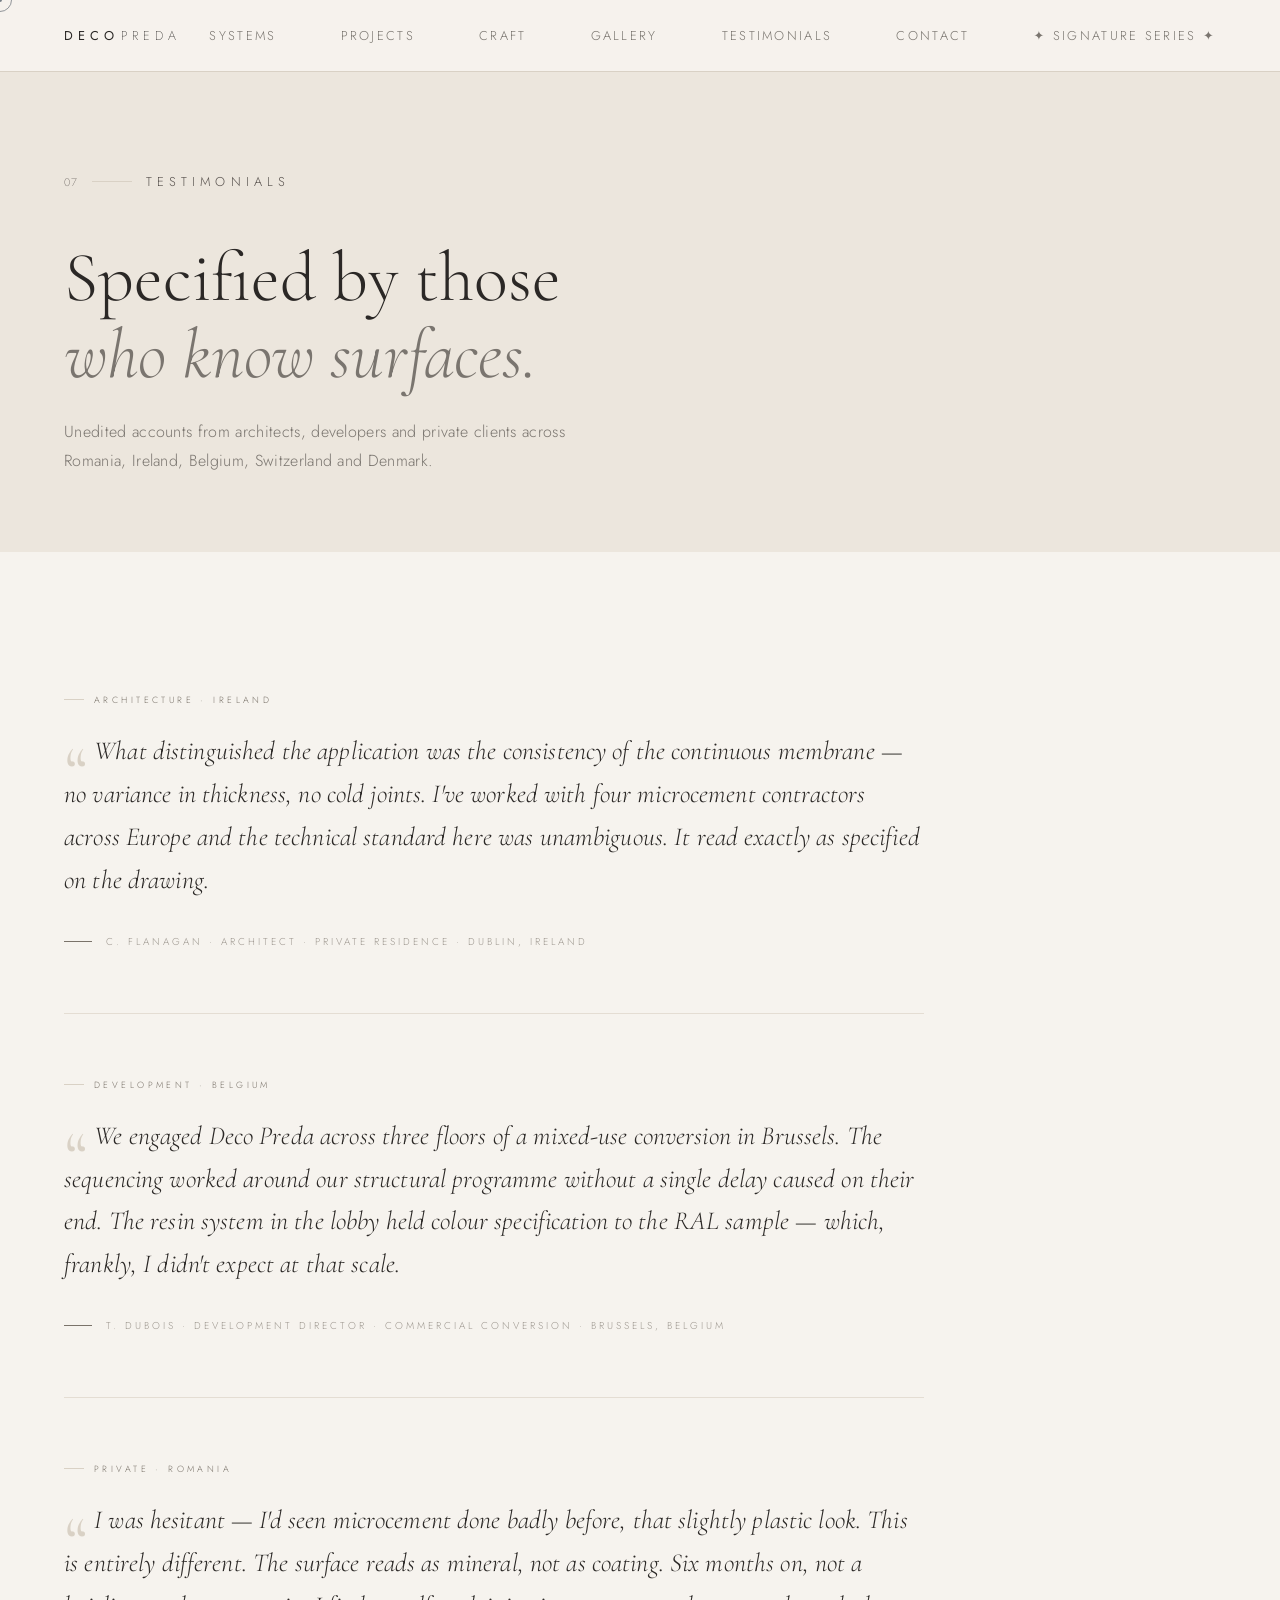
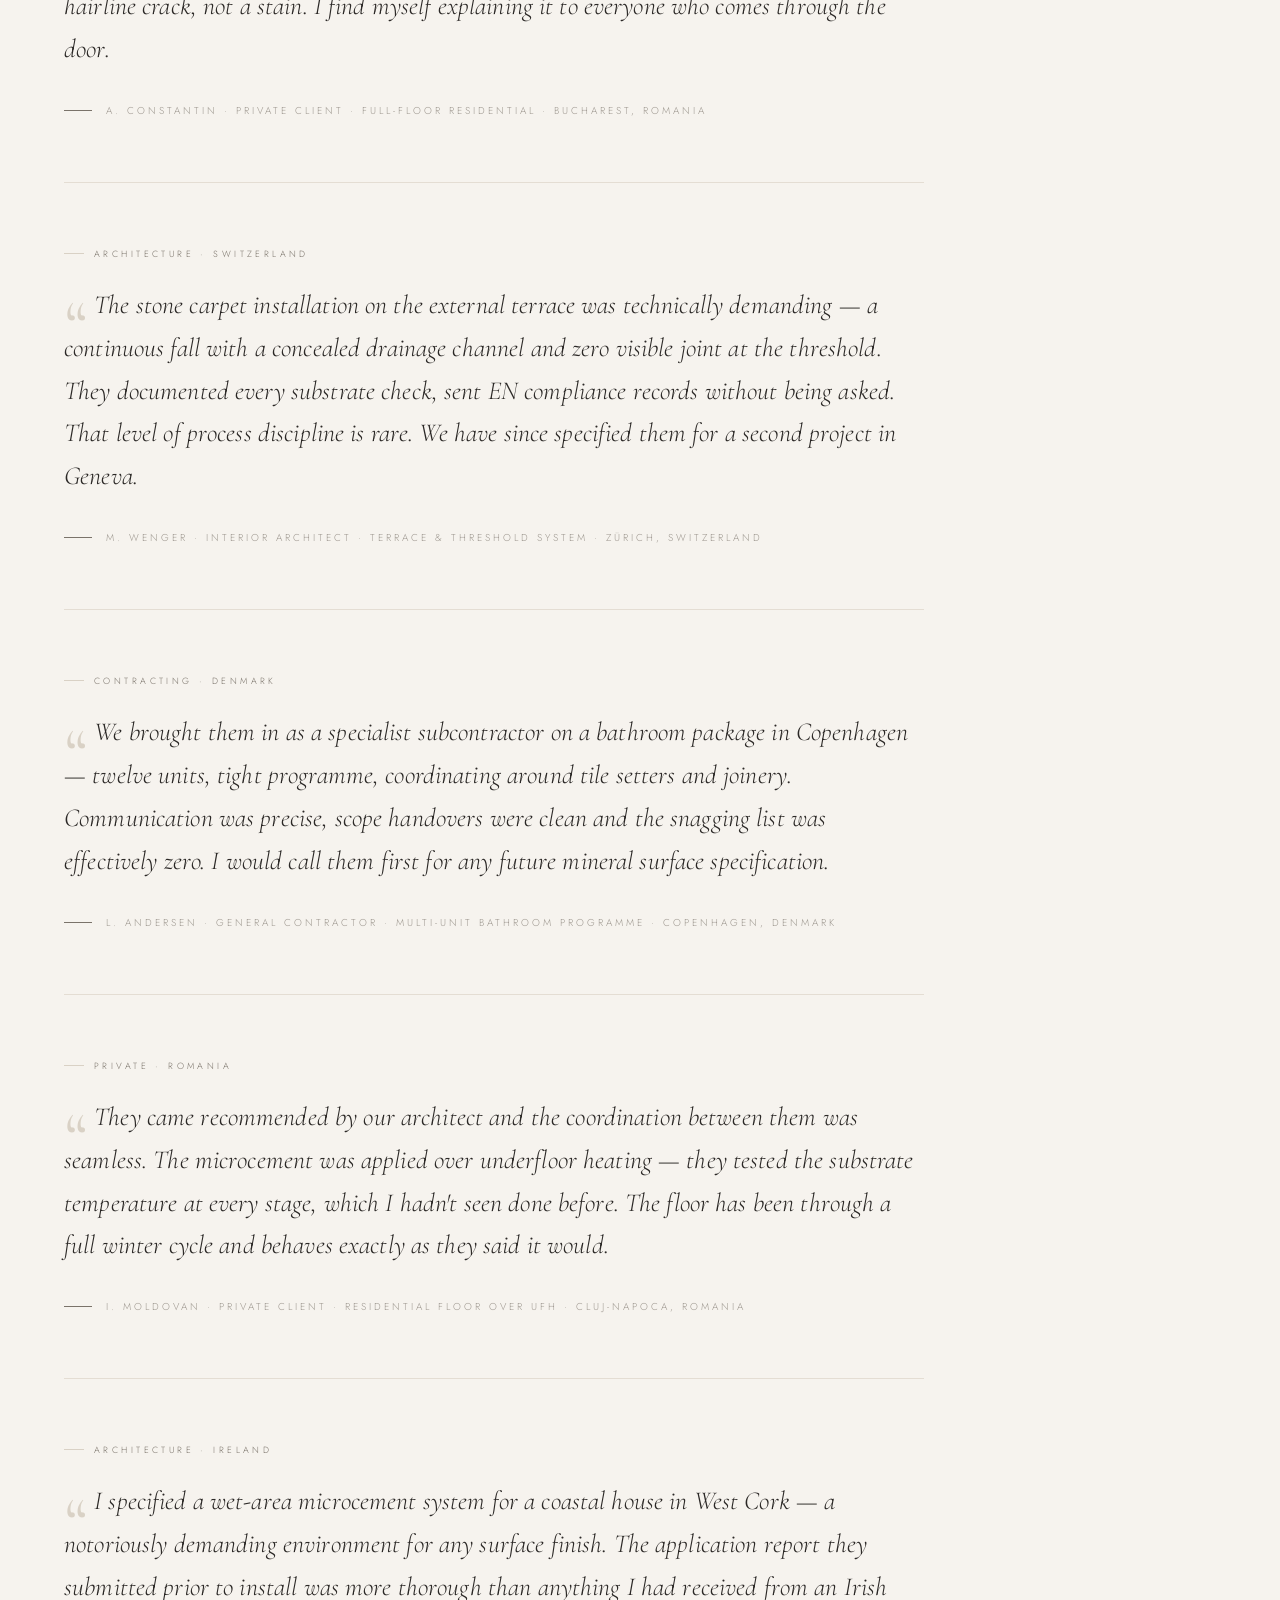
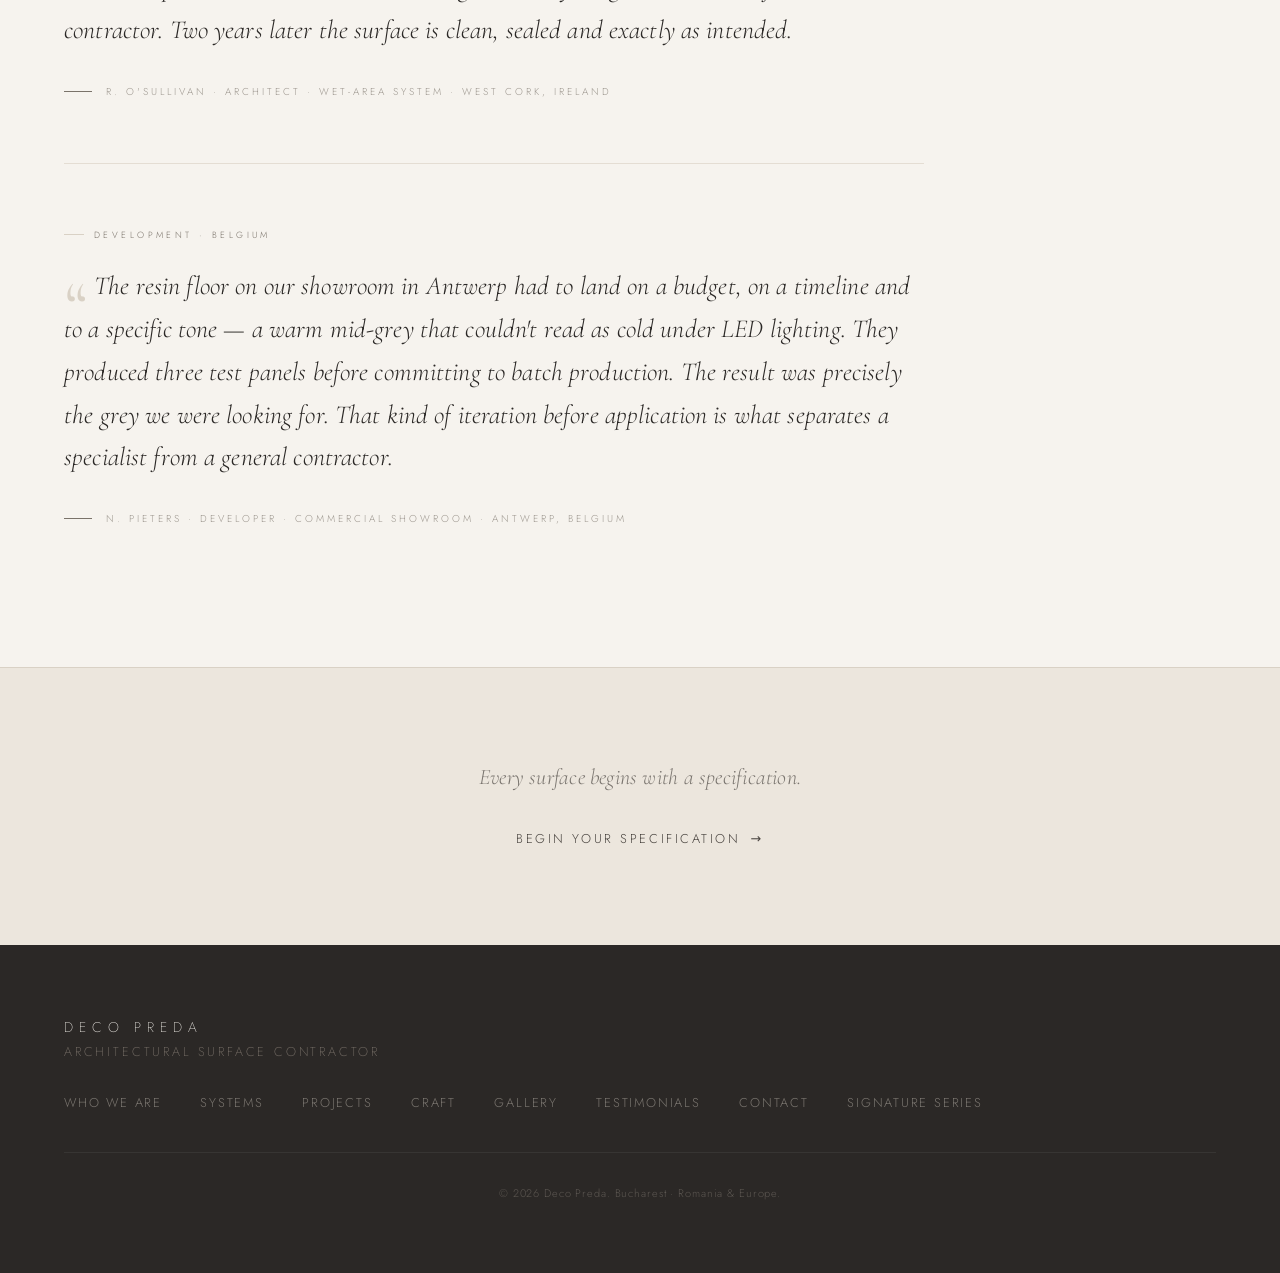
<file: testimonials.html>
<!DOCTYPE html>
<html lang="en">
<head>
  <meta charset="UTF-8" />
  <meta name="viewport" content="width=device-width, initial-scale=1.0" />
  <meta name="description" content="What architects, developers and private clients say about Deco Preda — precision surface contractor based in Romania, operating across Ireland, Belgium, Switzerland and Denmark." />
  <meta property="og:type"        content="website" />
  <meta property="og:title"       content="Testimonials — Deco Preda" />
  <meta property="og:description" content="Unedited accounts from architects, developers and private clients across Romania and Europe." />
  <meta property="og:image"       content="https://predaecaterina01.github.io/images/residential/bathroom/mc-ivory-bathroom-01.webp" />
  <meta property="og:url"         content="https://predaecaterina01.github.io/testimonials.html" />
  <meta name="twitter:card"        content="summary_large_image" />
  <meta name="twitter:title"       content="Testimonials — Deco Preda" />
  <meta name="twitter:description" content="Unedited accounts from architects, developers and private clients across Romania and Europe." />
  <meta name="twitter:image"       content="https://predaecaterina01.github.io/images/residential/bathroom/mc-ivory-bathroom-01.webp" />
  <title>Testimonials — Deco Preda</title>
  <link rel="preconnect" href="https://fonts.googleapis.com" />
  <link rel="preconnect" href="https://fonts.gstatic.com" crossorigin />
  <link href="https://fonts.googleapis.com/css2?family=Cormorant+Garamond:ital,wght@0,200;0,300;0,400;1,200;1,300;1,400&family=Jost:wght@200;300;400&display=swap" rel="stylesheet" />
  <link rel="stylesheet" href="style.css" />
  <style>
    body {
      background: var(--ivory-2);
      color: var(--ink);
      overflow: auto !important;
    }
    .nav {
      background: rgba(246, 243, 238, 0.96) !important;
      backdrop-filter: blur(20px);
      -webkit-backdrop-filter: blur(20px);
      border-bottom: 1px solid var(--sand) !important;
    }
    .nav__burger span { background: var(--ink) !important; }
    .loader { display: none !important; }

    /* ── Page hero ── */
    .testi-hero {
      background: var(--ivory-2);
      padding-top: calc(var(--nav-h) + clamp(60px, 8vw, 100px));
      padding-bottom: clamp(48px, 6vw, 80px);
      padding-inline: var(--gut);
      max-width: var(--max);
      margin-inline: auto;
    }
    .testi-hero .section-head { margin-bottom: clamp(32px, 4vw, 48px); }
    .testi-hero__h {
      font-family: var(--serif);
      font-weight: 200;
      font-size: var(--t-h2);
      line-height: 1.1;
      color: var(--ink);
      max-width: 700px;
    }
    .testi-hero__h em { font-style: italic; color: var(--stone); }
    .testi-hero__sub {
      font-family: var(--sans);
      font-weight: 300;
      font-size: var(--t-base);
      color: var(--stone);
      margin-top: clamp(16px, 2vw, 24px);
      max-width: 520px;
      line-height: 1.8;
      letter-spacing: 0.02em;
    }

    /* ── List ── */
    .testi-list { background: var(--ivory); padding-block: clamp(48px, 6vw, 80px); }
    .testi-list__inner {
      max-width: var(--max);
      margin-inline: auto;
      padding-inline: var(--gut);
    }

    /* ── Single item ── */
    .testi-item {
      padding-block: clamp(44px, 5vw, 64px);
      border-bottom: 1px solid var(--ivory-3);
      max-width: 860px;
      opacity: 0;
      transform: translateY(24px);
      transition: opacity 0.65s var(--ease), transform 0.65s var(--ease);
    }
    .testi-item.in { opacity: 1; transform: translateY(0); }
    .testi-item:last-child { border-bottom: none; }

    .testi-item__category {
      font-family: var(--sans);
      font-weight: 300;
      font-size: 9px;
      letter-spacing: 0.38em;
      text-transform: uppercase;
      color: var(--taupe-d);
      margin-bottom: clamp(16px, 2vw, 24px);
      display: flex;
      align-items: center;
      gap: 10px;
    }
    .testi-item__category::before {
      content: '';
      display: block;
      width: 20px;
      height: 1px;
      background: var(--sand);
      flex-shrink: 0;
    }

    .testi-item blockquote { margin: 0; padding: 0; }
    .testi-item blockquote p {
      font-family: var(--serif);
      font-weight: 200;
      font-style: italic;
      font-size: clamp(18px, 2.2vw, 26px);
      line-height: 1.65;
      color: var(--ink);
      margin: 0 0 clamp(20px, 2.5vw, 32px);
      letter-spacing: 0.005em;
    }
    .testi-item blockquote p::before {
      content: '\201C';
      font-family: var(--serif);
      font-size: 2.8em;
      line-height: 0;
      vertical-align: -0.5em;
      margin-right: 6px;
      color: var(--sand);
      font-style: normal;
    }
    .testi-item cite {
      display: flex;
      align-items: center;
      gap: 14px;
      font-family: var(--sans);
      font-weight: 300;
      font-size: 10px;
      letter-spacing: 0.3em;
      text-transform: uppercase;
      color: var(--stone-l);
      font-style: normal;
    }
    .testi-item cite::before {
      content: '';
      display: inline-block;
      width: 28px;
      height: 1px;
      background: var(--taupe-d);
      flex-shrink: 0;
    }

    /* ── CTA final ── */
    .testi-cta {
      background: var(--ivory-2);
      border-top: 1px solid var(--sand);
      padding-block: clamp(56px, 8vw, 96px);
      text-align: center;
      padding-inline: var(--gut);
    }
    .testi-cta__line {
      font-family: var(--serif);
      font-weight: 200;
      font-style: italic;
      font-size: clamp(16px, 1.8vw, 22px);
      color: var(--stone);
      margin-bottom: clamp(24px, 3vw, 36px);
      letter-spacing: 0.01em;
    }
    .testi-cta .link-arrow { margin-top: 0; }
  </style>
</head>
<body class="light-body">

  <div class="progress" id="progress" aria-hidden="true"></div>
  <div class="cursor" id="cursor" aria-hidden="true">
    <div class="cursor__ring"></div>
    <div class="cursor__dot"></div>
  </div>

  <!-- ══ NAV ══ -->
  <nav class="nav on-light" id="nav" aria-label="Primary">
    <a href="index.html#who-we-are" class="nav__wordmark" aria-label="Deco Preda home">
      DECO<span class="nav__wordmark-thin">PREDA</span>
    </a>
    <button class="nav__burger" id="navBurger" aria-label="Open menu" aria-expanded="false" aria-controls="navPanel">
      <span class="nav__burger-line"></span>
      <span class="nav__burger-line"></span>
      <span class="nav__burger-line"></span>
    </button>
    <div class="nav__panel" id="navPanel" aria-hidden="true">
      <div class="menu-scroll" id="menuScroll">
        <a href="index.html#systems"    class="nav__item" data-cursor="link">Systems</a>
        <a href="index.html#projects"   class="nav__item" data-cursor="link">Projects</a>
        <a href="index.html#craft"      class="nav__item" data-cursor="link">Craft</a>
        <a href="gallery.html"          class="nav__item" data-cursor="link">Gallery</a>
        <a href="testimonials.html"     class="nav__item" data-cursor="link" aria-current="page">Testimonials</a>
        <a href="index.html#contact"    class="nav__item nav__item--contact" data-cursor="link">Contact</a>
        <a href="signature-series.html" class="nav__item nav__item--sig" data-cursor="link" aria-label="Signature Series — exclusive commissions only">✦ Signature Series ✦</a>
      </div>
    </div>
  </nav>

  <div class="nav__backdrop" id="navBackdrop" aria-hidden="true"></div>

  <main>

    <div class="testi-hero wrap">
      <header class="section-head">
        <span class="section-idx">07</span>
        <span class="section-rule" aria-hidden="true"></span>
        <span class="section-label">Testimonials</span>
      </header>
      <h1 class="testi-hero__h">Specified by those<br><em>who know surfaces.</em></h1>
      <p class="testi-hero__sub">Unedited accounts from architects, developers and private clients across Romania, Ireland, Belgium, Switzerland and Denmark.</p>
    </div>

    <div class="testi-list">
      <div class="testi-list__inner">

        <article class="testi-item">
          <p class="testi-item__category">Architecture · Ireland</p>
          <blockquote>
            <p>What distinguished the application was the consistency of the continuous membrane — no variance in thickness, no cold joints. I've worked with four microcement contractors across Europe and the technical standard here was unambiguous. It read exactly as specified on the drawing.</p>
            <cite>C. Flanagan · Architect · Private residence · Dublin, Ireland</cite>
          </blockquote>
        </article>

        <article class="testi-item">
          <p class="testi-item__category">Development · Belgium</p>
          <blockquote>
            <p>We engaged Deco Preda across three floors of a mixed-use conversion in Brussels. The sequencing worked around our structural programme without a single delay caused on their end. The resin system in the lobby held colour specification to the RAL sample — which, frankly, I didn't expect at that scale.</p>
            <cite>T. Dubois · Development director · Commercial conversion · Brussels, Belgium</cite>
          </blockquote>
        </article>

        <article class="testi-item">
          <p class="testi-item__category">Private · Romania</p>
          <blockquote>
            <p>I was hesitant — I'd seen microcement done badly before, that slightly plastic look. This is entirely different. The surface reads as mineral, not as coating. Six months on, not a hairline crack, not a stain. I find myself explaining it to everyone who comes through the door.</p>
            <cite>A. Constantin · Private client · Full-floor residential · Bucharest, Romania</cite>
          </blockquote>
        </article>

        <article class="testi-item">
          <p class="testi-item__category">Architecture · Switzerland</p>
          <blockquote>
            <p>The stone carpet installation on the external terrace was technically demanding — a continuous fall with a concealed drainage channel and zero visible joint at the threshold. They documented every substrate check, sent EN compliance records without being asked. That level of process discipline is rare. We have since specified them for a second project in Geneva.</p>
            <cite>M. Wenger · Interior architect · Terrace &amp; threshold system · Zürich, Switzerland</cite>
          </blockquote>
        </article>

        <article class="testi-item">
          <p class="testi-item__category">Contracting · Denmark</p>
          <blockquote>
            <p>We brought them in as a specialist subcontractor on a bathroom package in Copenhagen — twelve units, tight programme, coordinating around tile setters and joinery. Communication was precise, scope handovers were clean and the snagging list was effectively zero. I would call them first for any future mineral surface specification.</p>
            <cite>L. Andersen · General contractor · Multi-unit bathroom programme · Copenhagen, Denmark</cite>
          </blockquote>
        </article>

        <article class="testi-item">
          <p class="testi-item__category">Private · Romania</p>
          <blockquote>
            <p>They came recommended by our architect and the coordination between them was seamless. The microcement was applied over underfloor heating — they tested the substrate temperature at every stage, which I hadn't seen done before. The floor has been through a full winter cycle and behaves exactly as they said it would.</p>
            <cite>I. Moldovan · Private client · Residential floor over UFH · Cluj-Napoca, Romania</cite>
          </blockquote>
        </article>

        <article class="testi-item">
          <p class="testi-item__category">Architecture · Ireland</p>
          <blockquote>
            <p>I specified a wet-area microcement system for a coastal house in West Cork — a notoriously demanding environment for any surface finish. The application report they submitted prior to install was more thorough than anything I had received from an Irish contractor. Two years later the surface is clean, sealed and exactly as intended.</p>
            <cite>R. O'Sullivan · Architect · Wet-area system · West Cork, Ireland</cite>
          </blockquote>
        </article>

        <article class="testi-item">
          <p class="testi-item__category">Development · Belgium</p>
          <blockquote>
            <p>The resin floor on our showroom in Antwerp had to land on a budget, on a timeline and to a specific tone — a warm mid-grey that couldn't read as cold under LED lighting. They produced three test panels before committing to batch production. The result was precisely the grey we were looking for. That kind of iteration before application is what separates a specialist from a general contractor.</p>
            <cite>N. Pieters · Developer · Commercial showroom · Antwerp, Belgium</cite>
          </blockquote>
        </article>

      </div>
    </div>

    <div class="testi-cta">
      <p class="testi-cta__line">Every surface begins with a specification.</p>
      <a href="index.html#contact" class="link-arrow" data-cursor="link">Begin your specification</a>
    </div>

  </main>

  <!-- ══ FOOTER ══ -->
  <footer class="foot" role="contentinfo">
    <div class="wrap">
      <div class="foot__inner">
        <div class="foot__brand">
          <p class="foot__wordmark">DECO PREDA</p>
          <p class="foot__descriptor">Architectural Surface Contractor</p>
        </div>
        <nav class="foot__nav" aria-label="Footer navigation">
          <a href="index.html#who-we-are">Who We Are</a>
          <a href="index.html#systems">Systems</a>
          <a href="index.html#projects">Projects</a>
          <a href="index.html#craft">Craft</a>
          <a href="gallery.html">Gallery</a>
          <a href="testimonials.html">Testimonials</a>
          <a href="index.html#contact">Contact</a>
          <a href="signature-series.html">Signature Series</a>
        </nav>
        <p class="foot__copy">&copy; <span id="yr"></span> Deco Preda. Bucharest · Romania &amp; Europe.</p>
      </div>
    </div>
  </footer>

  <script src="script.js"></script>
  <script>
  (function () {
    var items = document.querySelectorAll('.testi-item');
    if (!items.length) return;
    var obs = new IntersectionObserver(function (entries) {
      entries.forEach(function (e) {
        if (e.isIntersecting) { e.target.classList.add('in'); obs.unobserve(e.target); }
      });
    }, { threshold: 0.08, rootMargin: '0px 0px -32px 0px' });
    items.forEach(function (el) { obs.observe(el); });
  })();
  </script>
</body>
</html>
</file>
<file: style.css>
/* ════════════════════════════════════════════════════════════
   DECO PREDA — style.css
   Architectural Surface Atelier
   Dark cinematic → warm architectural transition
   ════════════════════════════════════════════════════════════ */


/* ──────────────────────────────────────────
   1. TOKENS
────────────────────────────────────────── */
:root {

  /* Warm light palette */
  --ivory:         #F6F3EE;
  --ivory-2:       #ECE6DD;
  --ivory-3:       #E4DDD3;
  --sand:          #D9D1C5;
  --taupe:         #8A8178;
  --taupe-d:       #7A736A;
  --stone:         #7A756F;
  --stone-l:       #9E9890;
  --ink:           #2B2826;

  /* Dark cinematic palette */
  --dark-bg:       #0F0E0C;
  --dark-mid:      #1A1915;
  --dark-surface:  #231F1A;
  --dark-rule:     rgba(183, 174, 163, 0.12);
  --dark-text:     rgba(236, 230, 221, 0.92);
  --dark-muted:    rgba(183, 174, 163, 0.55);

  /* Type */
  --serif:  'Cormorant Garamond', 'Georgia', serif;
  --sans:   'Jost', system-ui, sans-serif;

  /* Fluid type */
  --t-hero:   clamp(38px,  5.5vw,  80px);
  --t-h2:     clamp(38px,  5.5vw,  80px);
  --t-h3:     clamp(26px,  3vw,    44px);
  --t-lg:     clamp(17px,  1.7vw,  22px);
  --t-base:   clamp(14px,  1.3vw,  16px);
  --t-sm:     clamp(11px,  1vw,    13px);
  --t-xs:     clamp(11px,  1vw,  13px);

  /* Spacing */
  --s-xs:  8px;
  --s-sm: 16px;
  --s-md: 32px;
  --s-lg: 64px;
  --s-xl: clamp(80px, 10vw, 140px);
  --s-2xl: clamp(120px, 14vw, 200px);

  /* Layout */
  --max:    1440px;
  --gut:    clamp(24px, 5vw, 88px);
  --nav-h:  72px;

  /* Motion */
  --ease:       cubic-bezier(0.22, 1, 0.36, 1);
  --ease-slow:  cubic-bezier(0.16, 1, 0.3, 1);
  --dur-fast:   0.25s;
  --dur-mid:    0.5s;
  --dur-slow:   0.9s;
  --dur-xslow:  1.4s;
}


/* ──────────────────────────────────────────
   2. RESET
────────────────────────────────────────── */
*, *::before, *::after {
  box-sizing: border-box;
  margin: 0;
  padding: 0;
}

html {
  font-size: 16px;
  scroll-behavior: smooth;
  -webkit-text-size-adjust: 100%;
}

body {
  font-family: var(--sans);
  font-weight: 300;
  background: var(--dark-bg);
  color: var(--dark-text);
  overflow-x: hidden;
  -webkit-font-smoothing: antialiased;
  cursor: none;
}

body.light-body {
  background: var(--ivory);
  color: var(--ink);
}

a, button { cursor: none; }
a  { text-decoration: none; color: inherit; }
ul { list-style: none; }
address { font-style: normal; }
img, picture { display: block; max-width: 100%; }

button {
  font: inherit;
  background: none;
  border: none;
  cursor: none;
}


/* ──────────────────────────────────────────
   3. LAYOUT WRAP
────────────────────────────────────────── */
.wrap {
  max-width: var(--max);
  margin-inline: auto;
  padding-inline: var(--gut);
}


/* ──────────────────────────────────────────
   4. SCROLL PROGRESS
────────────────────────────────────────── */
.progress {
  position: fixed;
  top: 0; left: 0;
  height: 2px;
  width: 0%;
  background: var(--taupe-d);
  z-index: 9999;
  pointer-events: none;
  transition: width 0.06s linear;
}


/* ──────────────────────────────────────────
   5. CUSTOM CURSOR
────────────────────────────────────────── */
.cursor {
  position: fixed;
  top: 0; left: 0;
  pointer-events: none;
  z-index: 9000;
  mix-blend-mode: exclusion;
}

.cursor__ring {
  position: absolute;
  width: 24px; height: 24px;
  border: 1px solid rgba(183, 174, 163, 0.6);
  border-radius: 50%;
  transform: translate(-50%, -50%);
  transition: width var(--dur-mid) var(--ease),
              height var(--dur-mid) var(--ease),
              border-color var(--dur-mid) var(--ease),
              background var(--dur-mid) var(--ease);
}

.cursor__dot {
  position: absolute;
  width: 4px; height: 4px;
  background: var(--taupe);
  border-radius: 50%;
  transform: translate(-50%, -50%);
  transition: transform var(--dur-fast);
  z-index: 1;
}

.cursor.hovering .cursor__ring {
  width: 40px; height: 40px;
  border: none;
  background: rgba(183, 174, 163, 0.10);
}

.cursor.hovering .cursor__dot {
  transform: translate(-50%, -50%) scale(1);
}


/* ──────────────────────────────────────────
   6. LOADER
────────────────────────────────────────── */
.loader {
  position: fixed;
  inset: 0;
  background: var(--dark-bg);
  z-index: 9100;
  display: flex;
  align-items: center;
  justify-content: center;
  transition: opacity 1s var(--ease), visibility 1s;
}

.loader.out {
  opacity: 0;
  visibility: hidden;
  pointer-events: none;
}

.loader__body {
  text-align: center;
  display: flex;
  flex-direction: column;
  align-items: center;
  gap: var(--s-md);
}

.loader__mark {
  font-family: var(--serif);
  font-weight: 300;
  font-size: clamp(36px, 5vw, 56px);
  letter-spacing: 0.15em;
  color: var(--dark-text);
  opacity: 0;
  animation: fadeUp 0.7s var(--ease) 0.2s forwards;
}

.loader__line {
  width: 120px; height: 1px;
  background: rgba(255,255,255,0.08);
}

.loader__fill {
  height: 100%;
  width: 0%;
  background: var(--taupe);
  animation: fill 1.3s var(--ease-slow) 0.5s forwards;
}

.loader__sub {
  font-family: var(--sans);
  font-weight: 200;
  font-size: var(--t-xs);
  letter-spacing: 0.5em;
  text-transform: uppercase;
  color: rgba(236, 230, 221, 0.85);
  opacity: 0;
  animation: fadeUp 0.7s var(--ease) 0.6s forwards;
}

@keyframes fill     { to { width: 100%; } }
@keyframes fadeUp   { from { opacity:0; transform:translateY(14px); } to { opacity:1; transform:translateY(0); } }
@keyframes fadeDown { from { opacity:0; transform:translateY(-10px); } to { opacity:1; transform:translateY(0); } }


/* ──────────────────────────────────────────
   7. NAVIGATION
────────────────────────────────────────── */
.nav {
  position: fixed;
  top: 0; left: 0; right: 0;
  height: var(--nav-h);
  display: flex;
  align-items: center;
  justify-content: space-between;
  padding-inline: var(--gut);
  z-index: 1000;
  transition: background var(--dur-mid) var(--ease),
              border-color var(--dur-mid);
  border-bottom: 1px solid transparent;
}

.nav.on-dark {
  background: linear-gradient(
    to bottom,
    rgba(10, 9, 8, 0.55) 0%,
    rgba(10, 9, 8, 0.18) 70%,
    transparent 100%
  );
}

.nav.on-light {
  background: rgba(246, 243, 238, 0.96);
  backdrop-filter: blur(20px);
  -webkit-backdrop-filter: blur(20px);
  border-bottom-color: var(--sand);
}

.nav__wordmark {
  font-family: var(--sans);
  font-weight: 400;
  font-size: var(--t-xs);
  letter-spacing: 0.38em;
  color: var(--dark-text);
  transition: color var(--dur-mid);
}

.nav.on-light .nav__wordmark { color: var(--ink); }

.nav__wordmark-thin {
  font-weight: 200;
  margin-left: 3px;
}

.nav__panel {
  display: flex;
  align-items: center;
  gap: var(--s-lg);
}

.nav__item {
  font-family: var(--sans);
  font-weight: 300;
  font-size: var(--t-xs);
  letter-spacing: 0.18em;
  text-transform: uppercase;
  color: rgba(214, 204, 192, 0.85);
  position: relative;
  transition: color var(--dur-fast);
}

.nav__item::after {
  content: '';
  position: absolute;
  bottom: -2px; left: 0;
  width: 0; height: 1px;
  background: var(--taupe-d);
  transition: width var(--dur-mid) var(--ease);
}

.nav__item:hover { color: var(--dark-text); }
.nav__item:hover::after { width: 100%; }

.nav.on-light .nav__item        { color: var(--stone); }
.nav.on-light .nav__item:hover  { color: var(--ink); }

.nav__item--cta {
  border: 1px solid rgba(214, 204, 192, 0.5);
  padding: 8px 22px;
  color: rgba(236, 230, 221, 0.95);
  background: rgba(246, 243, 238, 0.08);
  transition: background var(--dur-mid) var(--ease),
              border-color var(--dur-mid),
              color var(--dur-mid);
}

.nav__item--cta::after { display:none; }

.nav__item--cta:hover {
  background: var(--ivory);
  border-color: var(--ivory);
  color: var(--ink);
}

.nav.on-light .nav__item--cta {
  border-color: var(--sand);
  color: var(--ink);
}

.nav.on-light .nav__item--cta:hover {
  background: var(--ink);
  border-color: var(--ink);
  color: var(--ivory);
}

.nav__burger {
  display: none;
  flex-direction: column;
  gap: 7px;
  padding: var(--s-xs);
  z-index: 10;
}

.nav__burger span {
  display: block;
  width: 24px; height: 1px;
  background: var(--dark-text);
  transition: transform var(--dur-mid) var(--ease),
              opacity var(--dur-fast),
              background var(--dur-mid);
}

.nav.on-light .nav__burger span { background: var(--ink); }

.nav__burger[aria-expanded="true"] span:first-child {
  transform: translateY(8px) rotate(45deg);
}
.nav__burger[aria-expanded="true"] span:last-child {
  transform: translateY(-8px) rotate(-45deg);
}


/* ──────────────────────────────────────────
   8. INTRO — Dark cinematic hero
────────────────────────────────────────── */
.intro {
  position: relative;
  min-height: 100svh;
  display: flex;
  align-items: center;
  overflow: hidden;
  background: var(--dark-bg);
}

@keyframes breathe {
  0%, 100% { transform: scale(1); }
  50%       { transform: scale(1.03); }
}

.intro__layer--base,
.intro__layer--mid { display: none; }

.intro__scene {
  background-image: url('images/hero.webp');
  background-size: cover;
  background-position: center;
  position: absolute;
  inset: 0;
  animation: breathe 12s ease-in-out infinite;
}

.intro__scene::after {
  content: '';
  position: absolute;
  inset: 0;
  background:
    linear-gradient(
      to right,
      rgba(10, 9, 8, 0.85) 0%,
      rgba(10, 9, 8, 0.60) 30%,
      rgba(10, 9, 8, 0.10) 60%,
      transparent 100%
    ),
    linear-gradient(
      to bottom,
      rgba(10, 9, 8, 0.45) 0%,
      transparent 25%,
      transparent 75%,
      rgba(10, 9, 8, 0.50) 100%
    );
  pointer-events: none;
}

.intro__rule-v--left { display: none; }

.intro__layer--grain {
  position: absolute;
  inset: 0;
  background-image:
    url("data:image/svg+xml,%3Csvg xmlns='http://www.w3.org/2000/svg' width='512' height='512'%3E%3Cfilter id='n'%3E%3CfeTurbulence type='fractalNoise' baseFrequency='0.68' numOctaves='4' stitchTiles='stitch'/%3E%3CfeColorMatrix type='saturate' values='0.3'/%3E%3C/filter%3E%3Crect width='100%25' height='100%25' filter='url(%23n)' opacity='0.055'/%3E%3C/svg%3E");
  opacity: 0.5;
  mix-blend-mode: screen;
}

.intro__light {
  position: absolute;
  top: -20%;
  right: 12%;
  width: 1px;
  height: 140%;
  background: linear-gradient(
    to bottom,
    transparent 0%,
    rgba(214, 196, 170, 0.04) 25%,
    rgba(214, 196, 170, 0.08) 50%,
    rgba(214, 196, 170, 0.04) 75%,
    transparent 100%
  );
  transform: rotate(-8deg);
  pointer-events: none;
}

.intro__light::after {
  content: '';
  position: absolute;
  top: 0; left: 48px;
  width: 1px;
  height: 100%;
  background: linear-gradient(
    to bottom,
    transparent 0%,
    rgba(214, 196, 170, 0.03) 50%,
    transparent 100%
  );
}

.intro__rule-v {
  position: absolute;
  top: 10%;
  width: 1px;
  height: 50%;
  background: linear-gradient(
    to bottom,
    transparent,
    rgba(183, 174, 163, 0.15),
    transparent
  );
  animation: ruleReveal 2s var(--ease) 2.2s both;
}

.intro__rule-v--left  { left: var(--gut); }
.intro__rule-v--right { right: calc(var(--gut) + 60px); }

@keyframes ruleReveal {
  from { opacity: 0; transform: scaleY(0); }
  to   { opacity: 1; transform: scaleY(1); }
}

.intro__content {
  position: relative;
  z-index: 2;
  padding-inline: var(--gut);
  padding-top: calc(var(--nav-h) + clamp(4px, 0.5vw, 8px));
  max-width: var(--max);
  margin-inline: auto;
  width: 100%;
  padding-bottom: clamp(80px, 10vw, 120px);
}

.intro__overline {
  font-family: var(--sans);
  font-weight: 200;
  font-size: var(--t-xs);
  letter-spacing: 0.45em;
  text-transform: uppercase;
  color: rgba(183, 174, 163, 0.75);
  display: flex;
  align-items: center;
  gap: var(--s-sm);
  margin-bottom: clamp(28px, 4vw, 48px);
}

.intro__title {
  font-family: var(--serif);
  font-weight: 200;
  font-size: var(--t-hero);
  line-height: 0.96;
  color: var(--dark-text);
  margin-bottom: clamp(28px, 4vw, 48px);
  letter-spacing: -0.01em;
}

.intro__title-row {
  display: block;
  overflow: hidden;
}

.intro__title-row--italic {
  font-style: italic;
  font-weight: 200;
  color: rgba(214, 196, 170, 0.65);
}

.intro__actions {
  display: flex;
  align-items: center;
  gap: var(--s-md);
  position: absolute;
  bottom: clamp(24px, 4vw, 48px);
  left: var(--gut);
}

.intro__scroll {
  position: absolute;
  bottom: var(--s-lg);
  left: var(--gut);
  z-index: 2;
}

.intro__scroll-line {
  width: 1px;
  height: 60px;
  background: linear-gradient(to bottom, rgba(183,174,163,0.5), transparent);
  animation: scrollBob 2.5s ease-in-out infinite;
}

@keyframes scrollBob {
  0%, 100% { transform: scaleY(1); opacity: 0.4; }
  50%       { transform: scaleY(1.2); opacity: 1; }
}

.intro__tagline {
  font-family: var(--sans);
  font-weight: 300;
  font-size: clamp(14px, 1.4vw, 18px);
  color: rgba(236, 230, 221, 0.72);
  letter-spacing: 0.04em;
  line-height: 1.7;
  max-width: 480px;
  margin-top: clamp(16px, 2vw, 24px);
}

.intro__desc {
  font-family: var(--serif);
  font-weight: 300;
  font-style: italic;
  font-size: clamp(16px, 1.6vw, 22px);
  color: rgba(214, 196, 170, 0.60);
  letter-spacing: 0.01em;
  line-height: 1.6;
  max-width: 460px;
  margin-top: clamp(12px, 1.5vw, 20px);
}

/* ──────────────────────────────────────────
   9. TRANSITION BAND
────────────────────────────────────────── */
.transition-band {
  height: 72px;
  background: linear-gradient(
    to bottom,
    var(--dark-bg)   0%,
    #1e1b17         25%,
    #3d3328         55%,
    #8a7e72         78%,
    #ECE6DD         100%
  );
  pointer-events: none;
}


/* ──────────────────────────────────────────
   10. SECTION COMMON
────────────────────────────────────────── */
.section-head {
  display: flex;
  align-items: center;
  gap: 14px;
  margin-bottom: clamp(48px, 7vw, 80px);
}

.section-idx {
  font-family: var(--sans);
  font-weight: 200;
  font-size: 11px;
  letter-spacing: 0.08em;
  color: var(--stone);
}

.section-rule {
  display: block;
  width: 40px; height: 1px;
  background: var(--sand);
}

.section-label {
  font-family: var(--sans);
  font-weight: 300;
  font-size: var(--t-xs);
  letter-spacing: 0.4em;
  text-transform: uppercase;
  color: var(--stone);
}

.divider {
  height: 1px;
  background: var(--sand);
  margin-block: var(--s-xl);
}


/* ──────────────────────────────────────────
   11. BUTTONS
────────────────────────────────────────── */
.btn-ghost {
  display: inline-flex;
  align-items: center;
  gap: 14px;
  border: 1px solid rgba(183, 174, 163, 0.55);
  padding: 15px 30px;
  font-family: var(--sans);
  font-weight: 300;
  font-size: var(--t-xs);
  letter-spacing: 0.22em;
  text-transform: uppercase;
  color: var(--dark-muted);
  position: relative;
  overflow: hidden;
  transition: color var(--dur-mid) var(--ease),
              border-color var(--dur-mid),
              transform var(--dur-mid) var(--ease);
}

.btn-ghost::before {
  content: '';
  position: absolute;
  inset: 0;
  background: rgba(183, 174, 163, 0.08);
  transform: scaleX(0);
  transform-origin: left;
  transition: transform var(--dur-mid) var(--ease);
}

.btn-ghost:hover {
  color: var(--dark-text);
  border-color: rgba(183, 174, 163, 0.5);
  transform: translateY(-2px);
}

.btn-ghost:hover::before { transform: scaleX(1); }

.btn-ghost__label,
.btn-ghost__icon { position: relative; z-index: 1; }

.btn-ghost__icon { transition: transform var(--dur-mid) var(--ease); }
.btn-ghost:hover .btn-ghost__icon { transform: translateY(4px); }

.btn-line {
  display: inline-flex;
  flex-direction: column;
  gap: 6px;
  font-family: var(--sans);
  font-weight: 300;
  font-size: var(--t-xs);
  letter-spacing: 0.22em;
  text-transform: uppercase;
  color: var(--ink);
  transition: color var(--dur-fast);
}

.btn-line__label { pointer-events: none; }

.btn-line__line {
  display: block;
  height: 1px;
  background: var(--taupe-d);
  width: 40%;
  transition: width var(--dur-mid) var(--ease);
}

.btn-line:hover { color: var(--stone); }
.btn-line:hover .btn-line__line { width: 100%; }

.btn-submit {
  display: flex;
  align-items: center;
  gap: 14px;
  width: 100%;
  padding: 20px 32px;
  background: var(--ink);
  color: var(--ivory);
  font-family: var(--sans);
  font-weight: 300;
  font-size: var(--t-xs);
  letter-spacing: 0.22em;
  text-transform: uppercase;
  position: relative;
  overflow: hidden;
  transition: box-shadow var(--dur-mid) var(--ease),
              transform var(--dur-mid) var(--ease);
  justify-content: space-between;
}

.btn-submit::before {
  content: '';
  position: absolute;
  inset: 0;
  background: var(--taupe-d);
  transform: scaleX(0);
  transform-origin: left;
  transition: transform var(--dur-mid) var(--ease);
}

.btn-submit__label,
.btn-submit__arrow { position: relative; z-index: 1; }

.btn-submit__arrow { transition: transform var(--dur-mid) var(--ease); }

.btn-submit:hover::before { transform: scaleX(1); }
.btn-submit:hover { transform: translateY(-2px); box-shadow: 0 16px 48px rgba(43,40,38,0.18); }
.btn-submit:hover .btn-submit__arrow { transform: translateX(6px); }

.link-arrow {
  display: inline-flex;
  align-items: center;
  gap: 10px;
  font-family: var(--sans);
  font-weight: 300;
  font-size: var(--t-xs);
  letter-spacing: 0.18em;
  text-transform: uppercase;
  color: var(--stone);
  transition: color var(--dur-fast), gap var(--dur-mid) var(--ease);
  margin-top: var(--s-md);
}

.link-arrow::after { content: '→'; }
.link-arrow:hover { color: var(--ink); gap: 16px; }


/* ──────────────────────────────────────────
   12. REVEAL ANIMATIONS
────────────────────────────────────────── */
.reveal {
  opacity: 0;
  transform: translateY(28px);
  transition:
    opacity var(--dur-slow) var(--ease),
    transform var(--dur-slow) var(--ease);
}

.reveal.in {
  opacity: 1;
  transform: translateY(0);
}

.reveal-hero {
  opacity: 0;
  transform: translateY(20px);
  transition:
    opacity var(--dur-xslow) var(--ease-slow),
    transform var(--dur-xslow) var(--ease-slow);
}

.reveal-hero.in {
  opacity: 1;
  transform: translateY(0);
}


/* ──────────────────────────────────────────
   13. STATS
────────────────────────────────────────── */
.stats {
  display: grid;
  grid-template-columns: repeat(4, 1fr) repeat(3, auto);
  align-items: center;
  padding-top: var(--s-md);
}

.stat {
  text-align: center;
  padding-block: var(--s-sm);
  padding-inline: var(--s-md);
}

.stat__n {
  display: block;
  font-family: var(--serif);
  font-weight: 300;
  font-size: clamp(40px, 4.5vw, 64px);
  line-height: 1;
  color: var(--ink);
}

.stat__denom {
  font-family: var(--serif);
  font-size: 0.5em;
  color: var(--taupe-d);
  vertical-align: super;
  margin-left: 2px;
}

.stat__l {
  font-family: var(--sans);
  font-weight: 300;
  font-size: var(--t-xs);
  letter-spacing: 0.14em;
  text-transform: uppercase;
  color: var(--stone-l);
  margin-top: 10px;
}

.stat__sep {
  width: 1px;
  height: 52px;
  background: var(--sand);
  align-self: center;
}


/* ──────────────────────────────────────────
   14. WHO WE ARE — Accordion
────────────────────────────────────────── */
.who {
  background: var(--ivory-2);
  padding-block: var(--s-2xl);
}

.who__accordion {
  display: grid;
  grid-template-columns: 1fr 1fr;
  gap: clamp(48px, 6vw, 100px);
  margin-bottom: var(--s-xl);
  align-items: start;
}

.who__accord-header {
  display: flex;
  flex-direction: column;
  justify-content: flex-start;
  padding-bottom: 0;
  border-bottom: none;
  position: sticky;
  top: calc(var(--nav-h) + 32px);
}
.who__accord-right {
  display: flex;
  flex-direction: column;
}

@media (max-width: 1024px) {
  .who__accordion {
    grid-template-columns: 1fr;
  }
  .who__accord-header {
    position: static;
  }
}

.who__h {
  font-family: var(--serif);
  font-weight: 300;
  font-size: var(--t-h2);
  line-height: 1.08;
  color: var(--ink);
}

.who__h em { font-style: italic; color: var(--stone); }

.who__trigger { display: none; }
.who__trigger-line { display: none; }
.who__trigger-arrow { display: none; }

.who__teaser {
  padding-top: var(--s-md);
  max-width: 780px;
}

.who__teaser--hidden {
  display: none;
}

.who__teaser-text {
  font-family: var(--serif);
  font-weight: 300;
  font-size: clamp(17px, 1.8vw, 22px);
  color: var(--stone);
  line-height: 1.7;
}

.who__teaser-ellipsis {
  color: var(--taupe);
  letter-spacing: 0.2em;
}

.who__trigger-inline {
  display: inline-flex;
  align-items: center;
  justify-content: center;
  background: transparent;
  border: none;
  font-family: var(--sans);
  font-size: 16px;
  font-weight: 400;
  color: var(--ink);
  cursor: none;
  padding: 0 0 0 8px;
  opacity: 0.45;
  transition: opacity var(--dur-fast),
              transform var(--dur-mid) var(--ease),
              color var(--dur-fast);
  vertical-align: middle;
  line-height: 1;
  position: relative;
  top: -1px;
}

.who__trigger-inline:hover {
  opacity: 1;
  transform: translateY(3px);
}

.who__aside {
  max-height: 0;
  overflow: hidden;
  transition: max-height 0.9s cubic-bezier(0.16, 1, 0.3, 1);
}

.who__aside.open {
  max-height: 3000px;
}

.who__aside-grid {
  display: grid;
  grid-template-columns: 1fr 1fr;
  gap: clamp(48px, 6vw, 100px);
  padding-top: var(--s-xl);
}

.who__col { display: flex; flex-direction: column; }

.who__p {
  font-size: var(--t-base);
  color: #4A4540;
  line-height: 1.9;
  margin-bottom: var(--s-md);
}

.who__values {
  display: grid;
  grid-template-columns: 1fr 1fr;
  gap: var(--s-md);
  border-top: 1px solid var(--sand);
  padding-top: var(--s-lg);
}

.who__val { display: flex; flex-direction: column; gap: 8px; }

.who__val-title {
  font-family: var(--serif);
  font-weight: 400;
  font-size: clamp(16px, 1.5vw, 20px);
  color: var(--ink);
}

.who__val-desc {
  font-family: var(--sans);
  font-weight: 300;
  font-size: var(--t-sm);
  color: #4A4540;
  line-height: 1.75;
}

.who__locations {
  display: flex;
  gap: clamp(32px, 5vw, 64px);
  margin-top: var(--s-lg);
  padding-top: var(--s-md);
  border-top: 1px solid var(--sand);
}

.who__loc { display: flex; flex-direction: column; gap: 6px; }

.who__loc-label {
  font-family: var(--sans);
  font-weight: 300;
  font-size: 10px;
  letter-spacing: 0.38em;
  text-transform: uppercase;
  color: var(--taupe-d);
}

.who__loc-desc {
  font-family: var(--sans);
  font-weight: 300;
  font-size: var(--t-sm);
  color: #4A4540;
}

.who__trigger-close {
  display: inline-flex;
  align-items: center;
  justify-content: center;
  background: transparent;
  border: none;
  cursor: none;
  padding: 0 0 0 10px;
  opacity: 0.45;
  transition: opacity var(--dur-fast),
              transform var(--dur-mid) var(--ease);
  vertical-align: middle;
  position: relative;
  top: -1px;
}

.who__trigger-close::before {
  content: '↑';
  font-family: var(--sans);
  font-size: 16px;
  font-weight: 400;
  color: var(--ink);
  line-height: 1;
}

.who__trigger-close:hover {
  opacity: 1;
  transform: translateY(-3px);
}

@media (max-width: 900px) {
  .who__aside-grid { grid-template-columns: 1fr; gap: var(--s-lg); }
  .who__accord-header { align-items: flex-start; }
  .who__values { grid-template-columns: 1fr 1fr; }
}

@media (max-width: 600px) {
  .who__values { grid-template-columns: 1fr; }
  .who__locations { flex-direction: column; gap: var(--s-md); }
}


/* ──────────────────────────────────────────
   15. SYSTEMS
────────────────────────────────────────── */
.systems {
  background: var(--ivory);
  padding-block: var(--s-2xl);
}

.systems__h {
  font-family: var(--serif);
  font-weight: 300;
  font-size: var(--t-h2);
  line-height: 1.1;
  color: var(--ink);
  margin-bottom: var(--s-xl);
  max-width: 700px;
}

.systems__h em { font-style: italic; color: var(--stone); }

.systems__panels {
  max-width: var(--max);
  margin-inline: auto;
  padding-inline: var(--gut);
  display: grid;
  grid-template-columns: repeat(4, 1fr);
  gap: 3px;
}

.systems__panels.filtered-2 {
  grid-template-columns: repeat(2, 1fr);
  max-width: 800px;
  margin-inline: auto;
}

.systems__panels.filtered-3 {
  grid-template-columns: repeat(3, 1fr);
}

@media (max-width: 1200px) {
  .systems__panels { grid-template-columns: repeat(2, 1fr); }
}

@media (max-width: 900px) {
  .systems__panels { grid-template-columns: 1fr; }
}


/* ──────────────────────────────────────────
   16. PANEL
────────────────────────────────────────── */
.panel {
  background: var(--ivory-2);
  overflow: hidden;
  position: relative;
  transition: transform var(--dur-slow) var(--ease),
              box-shadow var(--dur-slow) var(--ease);
}

.panel:hover {
  transform: translateY(-3px);
  box-shadow: 0 8px 24px rgba(43,40,38,0.05);
  z-index: 2;
}

.panel__surface {
  position: relative;
  height: clamp(200px, 22vw, 320px);
  overflow: hidden;
  cursor: default;
}

.pcs__track { position: absolute; inset: 0; }

.pcs__slide {
  position: absolute;
  inset: 0;
  opacity: 0;
  transition: opacity 0.7s cubic-bezier(0.22, 1, 0.36, 1);
  will-change: opacity;
}

.pcs__slide--active { opacity: 1; }

.pcs__grain {
  position: absolute;
  inset: 0;
  background-image:
    url("data:image/svg+xml,%3Csvg xmlns='http://www.w3.org/2000/svg' width='400' height='400'%3E%3Cfilter id='g'%3E%3CfeTurbulence type='fractalNoise' baseFrequency='0.82' numOctaves='4' stitchTiles='stitch'/%3E%3CfeColorMatrix type='saturate' values='0.2'/%3E%3C/filter%3E%3Crect width='100%25' height='100%25' filter='url(%23g)' opacity='0.11'/%3E%3C/svg%3E");
  mix-blend-mode: multiply;
  opacity: 0.8;
  pointer-events: none;
}

.pcs__aggregate {
  position: absolute;
  inset: 0;
  background-image:
    radial-gradient(circle 1.5px at 12% 18%, rgba(43,40,38,0.28) 0%, transparent 100%),
    radial-gradient(circle 2px   at 27% 44%, rgba(43,40,38,0.20) 0%, transparent 100%),
    radial-gradient(circle 1px   at 43% 11%, rgba(43,40,38,0.18) 0%, transparent 100%),
    radial-gradient(circle 2.5px at 58% 72%, rgba(43,40,38,0.22) 0%, transparent 100%),
    radial-gradient(circle 1px   at 71% 33%, rgba(43,40,38,0.16) 0%, transparent 100%),
    radial-gradient(circle 2px   at 84% 58%, rgba(43,40,38,0.24) 0%, transparent 100%),
    radial-gradient(circle 1.5px at 19% 82%, rgba(43,40,38,0.20) 0%, transparent 100%),
    radial-gradient(circle 1px   at 35% 67%, rgba(43,40,38,0.18) 0%, transparent 100%),
    radial-gradient(circle 2px   at 51% 49%, rgba(43,40,38,0.14) 0%, transparent 100%),
    radial-gradient(circle 1.5px at 66% 88%, rgba(43,40,38,0.22) 0%, transparent 100%),
    radial-gradient(circle 1px   at 79% 14%, rgba(43,40,38,0.16) 0%, transparent 100%),
    radial-gradient(circle 2px   at 92% 41%, rgba(43,40,38,0.20) 0%, transparent 100%);
  pointer-events: none;
}

.pcs__tag { display: none; }

.pcs__foot {
  position: absolute;
  bottom: 0; left: 0; right: 0;
  z-index: 3;
  display: flex;
  flex-direction: column;
  align-items: center;
  gap: 8px;
  padding: 32px 0 12px;
  background: linear-gradient(to top, rgba(236,230,221,0.82) 0%, transparent 100%);
  pointer-events: none;
}

.pcs__explore {
  display: inline-block;
  position: relative;
  font-family: var(--sans);
  font-weight: 300;
  font-size: 9px;
  letter-spacing: 0.32em;
  text-transform: uppercase;
  color: var(--ink);
  text-decoration: none;
  padding-bottom: 2px;
  pointer-events: all;
  cursor: none;
}

.pcs__explore::after {
  content: '';
  position: absolute;
  bottom: 0; left: 0;
  width: 0; height: 1px;
  background: var(--ink);
  transition: width 0.4s cubic-bezier(0.22, 1, 0.36, 1);
}

.pcs__explore:hover::after { width: 100%; }

.pcs__nav-row {
  width: 100%;
  display: flex;
  align-items: center;
  justify-content: space-between;
  padding: 0 12px;
  box-sizing: border-box;
  pointer-events: all;
}

.pcs__arrow {
  width: 20px; height: 20px;
  display: flex;
  align-items: center;
  justify-content: center;
  background: transparent;
  border: none;
  color: var(--ink);
  opacity: 0.25;
  transition: opacity var(--dur-fast);
  cursor: none;
  padding: 0;
  flex-shrink: 0;
  pointer-events: all;
}

.pcs__arrow:hover { opacity: 1; }

.pcs__dots {
  display: flex;
  gap: 5px;
  align-items: center;
}

.pcs__dot {
  width: 4px; height: 4px;
  border-radius: 50%;
  background: rgba(43,40,38,0.22);
  transition: background var(--dur-mid), transform var(--dur-mid) var(--ease);
  cursor: none;
  border: none;
  padding: 0;
  pointer-events: all;
}

.pcs__dot--active {
  background: var(--ink);
  transform: scale(1.3);
}

.panel__explore { display: none; }
.panel__nav     { display: none; }
.panel__nav-dots { display: none; }
.panel__nav-arrow { display: none; }

.panel__idx {
  position: absolute;
  bottom: var(--s-md);
  right: var(--s-md);
  font-family: var(--serif);
  font-style: italic;
  font-size: clamp(40px, 4vw, 60px);
  color: rgba(43, 40, 38, 0.12);
  line-height: 1;
  pointer-events: none;
}

.panel__body {
  padding: clamp(28px, 3vw, 44px) clamp(24px, 2.5vw, 36px) clamp(32px, 3.5vw, 52px);
  display: flex;
  flex-direction: column;
  gap: 0;
}

.panel__name {
  font-family: var(--serif);
  font-weight: 400;
  font-size: clamp(22px, 2.5vw, 32px);
  color: var(--ink);
  margin-bottom: clamp(16px, 1.8vw, 24px);
  line-height: 1.1;
}

.panel__desc {
  font-size: var(--t-base);
  color: #4A4540;
  line-height: 2.0;
  margin-bottom: 1.5rem;
}

.panel__props {
  display: flex;
  flex-direction: column;
  gap: 8px;
  margin-bottom: 1.5rem;
}

.panel__props li {
  font-family: var(--sans);
  font-weight: 300;
  font-size: var(--t-sm);
  color: #4A4540;
  padding-left: 14px;
  position: relative;
  line-height: 1.6;
}

.panel__props li::before {
  content: '—';
  position: absolute;
  left: 0;
  color: var(--sand);
  font-weight: 200;
}

.panel__domain {
  margin-top: var(--s-sm);
  margin-bottom: var(--s-sm);
  padding-top: var(--s-sm);
  border-top: 1px solid var(--sand);
}

.panel__domain-tag {
  font-family: var(--sans);
  font-weight: 300;
  font-size: 9px;
  letter-spacing: 0.22em;
  text-transform: uppercase;
  color: var(--stone-l);
}

.panel__domain-tag + .panel__domain-tag::before {
  content: ' · ';
  color: var(--sand);
}

.panel__domain-tag--infra { color: var(--taupe-d); }

.panel__estimate-btn {
  display: flex;
  align-items: center;
  justify-content: space-between;
  width: 100%;
  margin-top: clamp(20px, 2vw, 28px);
  padding: 13px 0;
  border: none;
  border-top: 1px solid var(--sand);
  background: transparent;
  font-family: var(--sans);
  font-weight: 300;
  font-size: var(--t-xs);
  letter-spacing: 0.22em;
  text-transform: uppercase;
  color: var(--stone-l);
  transition: color var(--dur-mid) var(--ease);
  cursor: none;
}

.panel__estimate-btn:hover { color: var(--ink); }

.panel__estimate-icon {
  font-size: 16px;
  font-weight: 200;
  line-height: 1;
  transition: transform var(--dur-mid) var(--ease), color var(--dur-mid);
  color: var(--taupe-d);
}

.panel__estimate-btn[aria-expanded="true"] .panel__estimate-icon {
  transform: rotate(45deg);
  color: var(--stone);
}

.panel__estimate-btn[aria-expanded="true"] {
  color: var(--ink);
  border-top-color: var(--taupe-d);
}

.panel__calc {
  max-height: 0;
  overflow: hidden;
  transition: max-height 0.65s cubic-bezier(0.16, 1, 0.3, 1);
  background: var(--ivory-3);
}

.panel__calc.open { max-height: 600px; }

.pcalc {
  padding: clamp(20px, 2.5vw, 32px) clamp(24px, 2.5vw, 36px);
}

.pcalc__head {
  font-family: var(--serif);
  font-weight: 300;
  font-size: clamp(16px, 1.5vw, 20px);
  color: var(--ink);
  margin-bottom: clamp(18px, 2vw, 24px);
  letter-spacing: 0.01em;
}

.pcalc__head em { font-style: italic; color: var(--stone); }

.pcalc__inputs {
  display: grid;
  grid-template-columns: 1fr 1fr;
  gap: 16px;
  margin-bottom: 20px;
}

.pcalc__field {
  display: flex;
  flex-direction: column;
  gap: 8px;
}

.pcalc__label {
  font-family: var(--sans);
  font-weight: 300;
  font-size: 9px;
  letter-spacing: 0.38em;
  text-transform: uppercase;
  color: var(--taupe-d);
}

.pcalc__input-wrap {
  position: relative;
  border-bottom: 1px solid var(--sand);
  transition: border-color var(--dur-fast);
}

.pcalc__input-wrap:focus-within { border-bottom-color: var(--taupe-d); }

.pcalc__input {
  width: 100%;
  background: transparent;
  border: none;
  outline: none;
  font-family: var(--serif);
  font-weight: 300;
  font-size: clamp(22px, 2.5vw, 30px);
  color: var(--ink);
  padding: 6px 36px 6px 0;
  -moz-appearance: textfield;
  appearance: textfield;
  caret-color: var(--taupe-d);
  cursor: none;
  opacity: 0.4;
  transition: opacity var(--dur-fast);
}

.pcalc__input:focus { opacity: 1; }

.pcalc__input::-webkit-outer-spin-button,
.pcalc__input::-webkit-inner-spin-button { -webkit-appearance: none; }

.pcalc__unit {
  position: absolute;
  right: 2px; bottom: 9px;
  font-family: var(--sans);
  font-weight: 300;
  font-size: 9px;
  letter-spacing: 0.22em;
  text-transform: uppercase;
  color: var(--stone-l);
  pointer-events: none;
}

.pcalc__select-wrap {
  position: relative;
  background: var(--ivory-2);
  border-bottom: 1px solid var(--sand);
  transition: border-bottom-color var(--dur-fast);
}

.pcalc__select-wrap:focus-within { border-bottom-color: var(--taupe-d); }

.pcalc__select {
  width: 100%;
  background: transparent;
  border: none;
  outline: none;
  font-family: var(--sans);
  font-weight: 300;
  font-size: var(--t-sm);
  color: var(--ink);
  padding: 20px 28px 8px 0;
  appearance: none;
  -webkit-appearance: none;
  cursor: none;
  line-height: 1.3;
  background-image: none;
}

.pcalc__select option {
  font-family: var(--sans);
  font-weight: 300;
  background: var(--ivory-2);
  color: var(--ink);
  padding: 8px 0;
}

.pcalc__caret {
  position: absolute;
  right: 4px; bottom: 10px;
  font-size: 9px;
  color: var(--stone-l);
  pointer-events: none;
  transition: transform var(--dur-fast);
  line-height: 1;
}

.pcalc__select:focus ~ .pcalc__caret { transform: rotate(180deg); }

.pcalc__result { min-height: 48px; margin-bottom: 14px; }
.pcalc__result:empty { min-height: 0; margin: 0; }

.pcalc__neutral {
  font-family: var(--serif);
  font-weight: 200;
  font-size: clamp(32px, 4vw, 48px);
  line-height: 1;
  color: rgba(43, 40, 38, 0.18);
  letter-spacing: 0.05em;
  display: block;
}

.pcalc__price {
  font-family: var(--serif);
  font-weight: 300;
  font-size: clamp(32px, 4vw, 48px);
  line-height: 1;
  color: var(--ink);
  letter-spacing: -0.01em;
  display: block;
}

.pcalc__bulk-badge {
  display: inline-block;
  font-family: var(--sans);
  font-size: 9px;
  font-weight: 300;
  letter-spacing: 0.22em;
  text-transform: uppercase;
  color: var(--taupe-d);
  background: var(--ivory-3);
  border: 0.5px solid var(--sand);
  border-radius: 20px;
  padding: 2px 10px;
  margin-top: 8px;
}

.pcalc__amount {
  font-family: var(--serif);
  font-weight: 300;
  font-size: clamp(32px, 4vw, 48px);
  line-height: 1;
  color: var(--ink);
  letter-spacing: -0.01em;
}

.pcalc__amount-unit {
  font-family: var(--sans);
  font-size: var(--t-xs);
  font-weight: 300;
  letter-spacing: 0.22em;
  color: var(--taupe-d);
  margin-left: 8px;
  text-transform: uppercase;
}

.pcalc__range {
  font-family: var(--sans);
  font-size: 11px;
  color: var(--stone-l);
  letter-spacing: 0.06em;
  margin-top: 8px;
}

.pcalc__rate {
  font-family: var(--sans);
  font-size: 10px;
  color: var(--stone-l);
  letter-spacing: 0.06em;
  margin-top: 5px;
}

.pcalc__disclaimer {
  font-family: var(--sans);
  font-weight: 300;
  font-size: 10px;
  line-height: 1.7;
  color: var(--stone-l);
  letter-spacing: 0.04em;
  border-top: 1px solid var(--sand);
  padding-top: 12px;
  margin-top: 16px;
}

@media (max-width: 500px) {
  .pcalc__inputs { grid-template-columns: 1fr; }
}


/* ──────────────────────────────────────────
   17. PROJECTS
────────────────────────────────────────── */
.projects {
  background: var(--ivory-2);
  padding-block: var(--s-2xl);
}

.projects__h {
  font-family: var(--serif);
  font-weight: 300;
  font-size: var(--t-h2);
  line-height: 1.1;
  color: var(--ink);
  margin-bottom: var(--s-xl);
  max-width: 600px;
}

.projects__h em { font-style: italic; color: var(--stone); }

.project-rows {
  display: flex;
  flex-direction: column;
  gap: 2px;
}

.project-row {
  display: grid;
  grid-template-columns: 1fr 1fr;
  min-height: clamp(340px, 40vw, 540px);
  overflow: hidden;
}

.project-row--inv { direction: rtl; }
.project-row--inv > * { direction: ltr; }

.project-row__img {
  position: relative;
  overflow: hidden;
}

.project-row__img--arch {
  background-image: url('images/residential/living/mc-ivory-living-01.webp');
  background-size: cover;
  background-position: center;
  position: relative;
}

.project-row__img--infra {
  background-image: url('images/industrial/ind-02.webp');
  background-size: cover;
  background-position: center 40%;
}

.project-row__img::before {
  content: '';
  position: absolute;
  inset: 0;
  background-image: url("data:image/svg+xml,%3Csvg xmlns='http://www.w3.org/2000/svg' width='512' height='512'%3E%3Cfilter id='g'%3E%3CfeTurbulence type='fractalNoise' baseFrequency='0.7' numOctaves='4' stitchTiles='stitch'/%3E%3CfeColorMatrix type='saturate' values='0.25'/%3E%3C/filter%3E%3Crect width='100%25' height='100%25' filter='url(%23g)' opacity='0.1'/%3E%3C/svg%3E");
  mix-blend-mode: multiply;
  opacity: 0.6;
  z-index: 1;
}

.project-row__img::after {
  content: '';
  position: absolute;
  inset: 0;
  background: inherit;
  transition: transform 0.9s var(--ease);
}

.project-row:hover .project-row__img::after { transform: scale(1.04); }

.project-row__caption {
  position: absolute;
  bottom: var(--s-md);
  left: var(--s-md);
  z-index: 2;
  font-family: var(--sans);
  font-weight: 200;
  font-size: var(--t-xs);
  letter-spacing: 0.38em;
  text-transform: uppercase;
  color: rgba(43, 40, 38, 0.5);
}

.project-row__text {
  background: var(--ivory);
  padding: clamp(40px, 6vw, 88px) clamp(36px, 5vw, 72px);
  display: flex;
  flex-direction: column;
  justify-content: center;
}

.project-row--inv .project-row__text { background: var(--ivory-3); }

.project-row__num {
  font-family: var(--serif);
  font-size: 13px;
  color: var(--taupe);
  letter-spacing: 0.08em;
  display: block;
  margin-bottom: var(--s-sm);
}

.project-row__title {
  font-family: var(--serif);
  font-weight: 400;
  font-size: var(--t-h3);
  line-height: 1.1;
  color: var(--ink);
  margin-bottom: var(--s-md);
}

.project-row__body {
  color: #3A3530;
}

.project-row__img--infra .project-row__caption {
  color: rgba(236, 230, 221, 0.75);
}

.project-row__img--arch .project-row__caption {
  color: rgba(17, 14, 2, 0.65);
}

.project-row__body {
  font-size: var(--t-base);
  color: #2e2b26;
  line-height: 1.9;
  max-width: 420px;
  margin-bottom: var(--s-sm);
}

.project-row__systems {
  font-family: var(--sans);
  font-weight: 300;
  font-size: 9px;
  letter-spacing: 0.25em;
  text-transform: uppercase;
  color: var(--stone-l);
  margin-bottom: var(--s-md);
}

@media (max-width: 900px) {
  .project-row,
  .project-row--inv {
    grid-template-columns: 1fr;
    direction: ltr;
    min-height: auto;
  }
  .project-row__img { height: 280px; }
  .project-row__text { padding: var(--s-lg) var(--gut); }
}


/* ──────────────────────────────────────────
   18. CRAFT
────────────────────────────────────────── */
.craft {
  background: var(--ivory-2);
  padding-block: var(--s-2xl);
}

.craft__grid {
  display: grid;
  grid-template-columns: 1fr 1fr;
  gap: clamp(48px, 7vw, 100px);
  align-items: center;
}

.craft__visual { position: relative; }
.craft__img { overflow: hidden; }

.craft__img--a {
  aspect-ratio: 4 / 5;
  background: linear-gradient(160deg, #cec5b4 0%, #a89a88 60%, #8c7e6c 100%);
  position: relative;
}

.craft__img--b {
  height: clamp(100px, 12vw, 160px);
  background: linear-gradient(130deg, #d6cfc5 0%, #c0b8ae 100%);
  margin-top: 3px;
}

.craft__img::after {
  content: '';
  position: absolute;
  inset: 0;
  background-image:
    url("data:image/svg+xml,%3Csvg xmlns='http://www.w3.org/2000/svg' width='400' height='400'%3E%3Cfilter id='g'%3E%3CfeTurbulence type='fractalNoise' baseFrequency='0.65' numOctaves='4' stitchTiles='stitch'/%3E%3CfeColorMatrix type='saturate' values='0.2'/%3E%3C/filter%3E%3Crect width='100%25' height='100%25' filter='url(%23g)' opacity='0.08'/%3E%3C/svg%3E");
  mix-blend-mode: multiply;
}

.craft__plaque {
  position: absolute;
  bottom: calc(clamp(100px, 12vw, 160px) + 10px);
  right: -20px;
  background: var(--ink);
  padding: 24px 28px;
  text-align: center;
}

.craft__plaque-n {
  display: block;
  font-family: var(--serif);
  font-weight: 300;
  font-size: clamp(40px, 4vw, 56px);
  color: var(--ivory);
  line-height: 1;
}

.craft__plaque-l {
  display: block;
  font-family: var(--sans);
  font-weight: 300;
  font-size: 10px;
  letter-spacing: 0.22em;
  text-transform: uppercase;
  color: var(--taupe);
  margin-top: 10px;
  line-height: 1.6;
}

.craft__h {
  font-family: var(--serif);
  font-weight: 300;
  font-size: var(--t-h2);
  line-height: 1.08;
  color: var(--ink);
  margin-bottom: var(--s-md);
}

.craft__h em { font-style: italic; color: var(--stone); }

.craft__p {
  font-size: var(--t-base);
  color: #4A4540;
  line-height: 1.9;
  margin-bottom: var(--s-md);
  max-width: 520px;
}


/* ──────────────────────────────────────────
   19. SIGNATURE SERIES BAND
────────────────────────────────────────── */
.sig-band {
  position: relative;
  overflow: hidden;
  padding-block: var(--s-2xl);
}

.sig-band__bg {
  position: absolute;
  inset: 0;
  background: linear-gradient(135deg, #0f0e0c 0%, #1e1a16 40%, #2e2518 70%, #0f0e0c 100%);
  z-index: 0;
}

.sig-band__bg::after {
  content: '';
  position: absolute;
  inset: 0;
  background-image: url("data:image/svg+xml,%3Csvg xmlns='http://www.w3.org/2000/svg' width='512' height='512'%3E%3Cfilter id='n'%3E%3CfeTurbulence type='fractalNoise' baseFrequency='0.65' numOctaves='4' stitchTiles='stitch'/%3E%3CfeColorMatrix type='saturate' values='0.3'/%3E%3C/filter%3E%3Crect width='100%25' height='100%25' filter='url(%23n)' opacity='0.06'/%3E%3C/svg%3E");
  opacity: 0.6;
  mix-blend-mode: screen;
}

.sig-band__content { position: relative; z-index: 1; }

.sig-band__inner {
  display: grid;
  grid-template-columns: 1fr 1fr;
  gap: clamp(48px, 7vw, 100px);
  align-items: center;
}

.sig-band__eyebrow {
  display: block;
  font-family: var(--sans);
  font-weight: 200;
  font-size: var(--t-xs);
  letter-spacing: 0.45em;
  text-transform: uppercase;
  color: rgba(183, 174, 163, 0.55);
  margin-bottom: clamp(16px, 2vw, 24px);
}

.sig-band__h {
  font-family: var(--serif);
  font-weight: 200;
  font-size: var(--t-h2);
  line-height: 1.05;
  color: var(--dark-text);
  margin-bottom: var(--s-md);
}

.sig-band__h em { font-style: italic; color: rgba(214, 196, 170, 0.65); }

.sig-band__p {
  font-size: var(--t-base);
  color: var(--dark-muted);
  line-height: 1.9;
  max-width: 520px;
  margin-bottom: var(--s-lg);
}

.sig-band__cta { display: inline-flex; }

.sig-band__swatches {
  display: grid;
  grid-template-columns: 1fr 1fr;
  gap: 3px;
  margin-bottom: var(--s-sm);
}

.sig-band__swatch { aspect-ratio: 1; border-radius: 2px; }
.sig-band__swatch--1 { background: linear-gradient(135deg, #cdc4b5, #9e9288); }
.sig-band__swatch--2 { background: linear-gradient(135deg, #1a1714, #3d3020); position: relative; overflow: hidden; }
.sig-band__swatch--2::after { content: ''; position: absolute; inset: 0; background: linear-gradient(45deg, transparent 40%, rgba(214,196,170,0.3) 60%, transparent 70%); }
.sig-band__swatch--3 { background: radial-gradient(ellipse at 30% 40%, #a89e90, #6e6458); }
.sig-band__swatch--4 { background: linear-gradient(160deg, #e2dcd2 0%, #2a2520 50%, #cdc4b5 100%); }

.sig-band__note {
  font-family: var(--sans);
  font-weight: 200;
  font-size: 9px;
  letter-spacing: 0.35em;
  text-transform: uppercase;
  color: rgba(183, 174, 163, 0.35);
  text-align: center;
}

@media (max-width: 900px) {
  .sig-band__inner { grid-template-columns: 1fr; }
  .sig-band__swatches { max-width: 320px; margin-inline: auto; }
}


/* ──────────────────────────────────────────
   20. CONTACT
────────────────────────────────────────── */
.commission {
  background: var(--ivory);
  padding-block: var(--s-2xl);
}

.commission__grid {
  display: grid;
  grid-template-columns: 1fr 1.2fr;
  gap: clamp(48px, 7vw, 100px);
  align-items: start;
}

.commission__h {
  font-family: var(--serif);
  font-weight: 300;
  font-size: var(--t-h2);
  line-height: 1.1;
  color: var(--ink);
  margin-bottom: var(--s-md);
}

.commission__h em { font-style: italic; color: var(--stone); }

.commission__body {
  font-size: var(--t-base);
  color: #4A4540;
  line-height: 1.9;
  max-width: 400px;
  margin-bottom: var(--s-lg);
}

.commission__contact {
  display: flex;
  flex-direction: column;
  gap: var(--s-md);
}

.commission__contact-row {
  display: grid;
  grid-template-columns: 80px 1fr;
  gap: var(--s-sm);
  align-items: baseline;
}

.commission__contact-row span:first-child {
  font-family: var(--sans);
  font-size: 10px;
  font-weight: 300;
  letter-spacing: 0.35em;
  text-transform: uppercase;
  color: var(--taupe-d);
}

.commission__contact-row a,
.commission__contact-row span:last-child {
  font-family: var(--sans);
  font-size: var(--t-base);
  font-weight: 300;
  color: var(--ink);
  transition: color var(--dur-fast);
}

.commission__contact-row a:hover { color: var(--taupe-d); }

.form { display: flex; flex-direction: column; gap: 0; }

.f {
  position: relative;
  border-bottom: 1px solid var(--sand);
  margin-bottom: var(--s-lg);
}

.f input,
.f textarea,
.f select {
  width: 100%;
  background: transparent;
  border: none;
  outline: none;
  font-family: var(--sans);
  font-weight: 300;
  font-size: var(--t-base);
  color: var(--ink);
  padding: 26px 0 10px;
  appearance: none;
  -webkit-appearance: none;
  caret-color: var(--taupe-d);
}

.f select { cursor: none; }
.f textarea { resize: vertical; min-height: 96px; }

.f label {
  position: absolute;
  top: 26px; left: 0;
  font-family: var(--sans);
  font-weight: 300;
  font-size: var(--t-sm);
  color: var(--stone-l);
  pointer-events: none;
  transition: top 0.24s var(--ease), font-size 0.24s var(--ease),
              color 0.24s, letter-spacing 0.24s var(--ease);
}

.f input:focus ~ label,
.f input:not(:placeholder-shown) ~ label,
.f textarea:focus ~ label,
.f textarea:not(:placeholder-shown) ~ label,
.f select:focus ~ label,
.f select:valid ~ label {
  top: 8px;
  font-size: 10px;
  color: var(--taupe-d);
  letter-spacing: 0.3em;
  text-transform: uppercase;
}

.f__bar {
  position: absolute;
  bottom: -1px; left: 0;
  width: 0; height: 1px;
  background: var(--taupe-d);
  transition: width var(--dur-mid) var(--ease);
}

.f:focus-within .f__bar { width: 100%; }
.f__opt { color: var(--taupe); font-size: 0.9em; }

.f--sel .f__caret {
  position: absolute;
  right: 0; top: 24px;
  font-size: 11px;
  color: var(--stone-l);
  pointer-events: none;
  transition: transform var(--dur-fast);
}

.f--sel select:focus ~ .f__caret { transform: rotate(180deg); }
.f--error { border-bottom-color: #b05a4a; }
.f--error label { color: #b05a4a; }
.f--error .f__bar { background: #b05a4a; width: 100%; }

.form-ok {
  margin-top: var(--s-md);
  text-align: center;
  font-size: var(--t-xs);
  letter-spacing: 0.14em;
  color: var(--taupe-d);
  min-height: 20px;
  opacity: 0;
  transition: opacity var(--dur-mid);
}

.form-ok.show { opacity: 1; }

.form-err {
  margin-top: var(--s-sm);
  text-align: center;
  font-size: var(--t-xs);
  letter-spacing: 0.12em;
  color: #a05a4a;
  min-height: 20px;
  padding: 12px 16px;
  border: 1px solid rgba(160, 90, 74, 0.25);
  background: rgba(160, 90, 74, 0.04);
  opacity: 0;
  transition: opacity var(--dur-mid);
}

.form-err.show { opacity: 1; }


/* ──────────────────────────────────────────
   21. FOOTER
────────────────────────────────────────── */
.foot {
  background: var(--ink);
  padding-block: clamp(44px, 6vw, 72px);
}

.foot__inner {
  display: flex;
  align-items: center;
  justify-content: space-between;
  flex-wrap: wrap;
  gap: var(--s-md);
}

.foot__wordmark {
  font-family: var(--sans);
  font-weight: 200;
  font-size: 14px;
  letter-spacing: 0.42em;
  color: var(--ivory);
  margin-bottom: 5px;
}

.foot__descriptor {
  font-family: var(--sans);
  font-weight: 200;
  font-size: var(--t-xs);
  letter-spacing: 0.22em;
  text-transform: uppercase;
  color: var(--taupe);
}

.foot__nav {
  display: flex;
  gap: clamp(20px, 3vw, 40px);
  flex-wrap: wrap;
}

.foot__nav a {
  font-family: var(--sans);
  font-weight: 300;
  font-size: var(--t-xs);
  letter-spacing: 0.14em;
  text-transform: uppercase;
  color: var(--stone);
  transition: color var(--dur-fast);
}

.foot__nav a:hover { color: var(--sand); }

.foot__copy {
  width: 100%;
  border-top: 1px solid rgba(255,255,255,0.06);
  padding-top: var(--s-md);
  text-align: center;
  font-size: 11px;
  color: rgba(183,174,163,0.35);
  letter-spacing: 0.08em;
  margin-top: var(--s-xs);
}


/* ──────────────────────────────────────────
   22. RESPONSIVE — tablet <= 1024px
────────────────────────────────────────── */
@media (max-width: 1024px) {
  .stats { grid-template-columns: repeat(2, 1fr); gap: var(--s-md); }
  .stat__sep { display: none; }
  .craft__grid,
  .commission__grid { grid-template-columns: 1fr; gap: var(--s-lg); }
  .craft__visual { max-width: 560px; }
  .craft__plaque { right: 0; }
}

/* ──────────────────────────────────────────
   24. RESPONSIVE — small <= 600px
────────────────────────────────────────── */
@media (max-width: 600px) {
  :root {
    --gut: 20px;
    --s-2xl: 100px;
    --s-xl: 72px;
  }

  .intro__rule-v { display: none; }
  .stats { grid-template-columns: 1fr 1fr; }
  .foot__inner { flex-direction: column; align-items: flex-start; }
  .foot__nav { flex-wrap: wrap; gap: var(--s-sm); }
}


/* ──────────────────────────────────────────
   25. PANEL CAROUSEL
────────────────────────────────────────── */
.pcarousel {
  display: flex;
  align-items: center;
  gap: 0;
  position: relative;
}

.pcarousel__track-wrap {
  flex: 1;
  overflow: hidden;
  cursor: grab;
}

.pcarousel__track-wrap:active { cursor: grabbing; }

.pcarousel__track {
  display: flex;
  transition: transform 0.55s cubic-bezier(0.22, 1, 0.36, 1);
  will-change: transform;
}

.pcarousel__slide {
  flex: 0 0 33.333%;
  aspect-ratio: 4 / 3;
  position: relative;
  overflow: hidden;
  flex-shrink: 0;
}

.pcarousel__label {
  position: absolute;
  bottom: 0; left: 0; right: 0;
  padding: 10px 12px;
  font-family: var(--sans);
  font-weight: 300;
  font-size: 10px;
  letter-spacing: 0.2em;
  text-transform: uppercase;
  color: rgba(43, 40, 38, 0.55);
  background: linear-gradient(to top, rgba(246,243,238,0.85) 0%, transparent 100%);
  opacity: 0;
  transition: opacity 0.3s var(--ease);
}

.pcarousel__slide:hover .pcarousel__label { opacity: 1; }

.pcarousel__arrow {
  width: 40px; height: 40px;
  flex-shrink: 0;
  display: flex;
  align-items: center;
  justify-content: center;
  font-size: 14px;
  color: var(--stone-l);
  background: transparent;
  border: none;
  cursor: none;
  transition: color var(--dur-fast), transform var(--dur-fast);
  z-index: 2;
  padding: 0;
}

.pcarousel__arrow:hover { color: var(--ink); }
.pcarousel__arrow--prev:hover { transform: translateX(-2px); }
.pcarousel__arrow--next:hover { transform: translateX(2px); }
.pcarousel__arrow:disabled { opacity: 0.2; pointer-events: none; }

.pcarousel__dots {
  display: flex;
  justify-content: center;
  gap: 6px;
  margin-top: 14px;
  padding: 0 40px;
}

.pcarousel__dot {
  width: 4px; height: 4px;
  border-radius: 50%;
  background: var(--sand);
  transition: background var(--dur-mid), transform var(--dur-mid);
  cursor: pointer;
}

.pcarousel__dot.active {
  background: var(--taupe-d);
  transform: scale(1.4);
}

@media (max-width: 900px) {
  .pcarousel__slide { flex: 0 0 100%; }
}

@media (min-width: 901px) and (max-width: 1200px) {
  .pcarousel__slide { flex: 0 0 50%; }
}


/* ──────────────────────────────────────────
   26. REDUCED MOTION
────────────────────────────────────────── */
@media (prefers-reduced-motion: reduce) {
  *, *::before, *::after {
    animation-duration: 0.01ms !important;
    animation-iteration-count: 1 !important;
    transition-duration: 0.01ms !important;
  }
  .reveal, .reveal-hero { opacity: 1; transform: none; }
  .intro__scene { animation: none; }
}

/* ── Brand Statement ── */
.brand-statement {
  display: flex;
  align-items: center;
  gap: clamp(24px, 4vw, 56px);
  padding-block: var(--s-md);
}

.brand-statement__rule {
  flex: 1;
  height: 1px;
  background: var(--sand);
  display: block;
}

.brand-statement__q {
  font-family: var(--serif);
  font-weight: 300;
  font-style: normal;
  font-size: clamp(16px, 1.8vw, 22px);
  color: var(--stone);
  line-height: 1.6;
  text-align: center;
  max-width: 560px;
  flex-shrink: 0;
  letter-spacing: 0.01em;
}

.brand-statement__q em {
  font-style: italic;
  color: var(--ink);
}

@media (max-width: 700px) {
  .brand-statement {
    flex-direction: column;
    text-align: center;
  }
  .brand-statement__rule { width: 60px; flex: none; }
}

.intro__tagline {
  font-family: var(--sans);
  font-weight: 300;
  font-size: clamp(14px, 1.4vw, 18px);
  color: rgba(236, 230, 221, 0.72);
  letter-spacing: 0.04em;
  line-height: 1.7;
  max-width: 480px;
  margin-top: clamp(16px, 2vw, 24px);
}

.intro__desc {
  font-family: var(--serif);
  font-weight: 300;
  font-style: italic;
  font-size: clamp(16px, 1.6vw, 22px);
  color: rgba(214, 196, 170, 0.60);
  letter-spacing: 0.01em;
  line-height: 1.6;
  max-width: 460px;
  margin-top: clamp(12px, 1.5vw, 20px);
}

/* ── Navbar backdrop ── */
.nav {
  background: linear-gradient(
    to bottom,
    rgba(10, 9, 8, 0.72) 0%,
    rgba(10, 9, 8, 0.40) 70%,
    transparent 100%
  );
  backdrop-filter: blur(8px);
  -webkit-backdrop-filter: blur(8px);
}

.nav.on-light {
  background: rgba(246, 243, 238, 0.96);
  backdrop-filter: blur(20px);
  -webkit-backdrop-filter: blur(20px);
}

/* ══ SECTOR BUTTONS ══ */
.intro__actions {
  display: flex;
  flex-wrap: wrap;
  gap: 12px;
  align-items: center;
}

.btn-sector {
  display: inline-flex;
  align-items: center;
  justify-content: space-between;
  gap: 32px;
  padding: 16px 28px;
  font-family: var(--sans);
  font-weight: 300;
  font-size: var(--t-xs);
  letter-spacing: 0.22em;
  text-transform: uppercase;
  text-decoration: none;
  min-width: 260px;
  position: relative;
  overflow: hidden;
  transition: transform var(--dur-mid) var(--ease),
              box-shadow var(--dur-mid) var(--ease);
}

.btn-sector:hover { transform: translateY(-2px); }

.btn-sector--ind {
  background: rgba(43, 40, 38, 0.65);
  color: var(--ivory);
  border: 1px solid rgba(183, 174, 163, 0.4);
}

.btn-sector--ind::before {
  content: '';
  position: absolute;
  inset: 0;
  background: var(--stone);
  transform: scaleX(0);
  transform-origin: left;
  transition: transform var(--dur-mid) var(--ease);
}

.btn-sector--ind:hover::before { transform: scaleX(1); }
.btn-sector--ind:hover { box-shadow: 0 12px 40px rgba(43,40,38,0.35); }

.btn-sector--arch {
  background: rgba(183, 174, 163, 0.12);
  color: rgba(236, 230, 221, 0.85);
  border: 1px solid rgba(183, 174, 163, 0.4);
}

.btn-sector--arch::before {
  content: '';
  position: absolute;
  inset: 0;
  background: rgba(183,174,163,0.08);
  transform: scaleX(0);
  transform-origin: left;
  transition: transform var(--dur-mid) var(--ease);
}

.btn-sector--arch:hover::before { transform: scaleX(1); }
.btn-sector--arch:hover { border-color: rgba(183,174,163,0.65); }

.btn-sector__label,
.btn-sector__arrow { position: relative; z-index: 1; }

.btn-sector__arrow { transition: transform var(--dur-mid) var(--ease); }
.btn-sector:hover .btn-sector__arrow { transform: translateX(5px); }

@media (max-width: 600px) {
  .btn-sector { min-width: 100%; gap: 16px; }
}

/* ══ SYSTEMS FILTER ══ */
.panel[data-domain] {
  transition: opacity 0.5s var(--ease),
              transform 0.5s var(--ease),
              max-height 0.5s var(--ease);
}

.panel.is-hidden {
  opacity: 0;
  pointer-events: none;
  transform: translateY(8px);
  display: none;
}

/* ══ SYSTEMS MORE ══ */
.systems__more {
  max-width: var(--max);
  margin-inline: auto;
  padding-inline: var(--gut);
  padding-top: var(--s-lg);
  display: none;
}

.systems__more.is-visible { display: block; }

.systems__more-btn {
  display: flex;
  align-items: center;
  justify-content: space-between;
  width: 100%;
  padding: 20px 0;
  border: none;
  border-top: 1px solid var(--sand);
  border-bottom: 1px solid var(--sand);
  background: transparent;
  font-family: var(--sans);
  font-weight: 300;
  font-size: var(--t-xs);
  letter-spacing: 0.28em;
  text-transform: uppercase;
  color: var(--stone);
  cursor: none;
  transition: color var(--dur-mid);
}

.systems__more-btn:hover { color: var(--ink); }

.systems__more-icon {
  font-size: 18px;
  font-weight: 200;
  transition: transform var(--dur-mid) var(--ease);
  flex-shrink: 0;
}

.systems__more-btn[aria-expanded="true"] .systems__more-icon { transform: rotate(45deg); }

.systems__more-panel {
  max-height: 0;
  overflow: hidden;
  transition: max-height 0.8s cubic-bezier(0.16, 1, 0.3, 1);
}

.systems__more-panel.open { max-height: 3000px; }
.systems__more-panel .systems__panels { padding-inline: 0; padding-top: var(--s-lg); }

/* ══ SYSTEMS FILTER ══ */
.panel.is-hidden {
  display: none !important;
  visibility: hidden !important;
}

/* ══ BESPOKE PRICING ══ */
.pcalc__bespoke {
  font-family: var(--serif);
  font-style: italic;
  font-weight: 300;
  font-size: clamp(15px, 1.4vw, 18px);
  color: var(--stone);
  line-height: 1.7;
  margin-bottom: clamp(16px, 2vw, 24px);
  max-width: 360px;
}

.pcalc__bespoke-cta {
  display: inline-flex;
  align-items: center;
  gap: 8px;
  font-family: var(--sans);
  font-weight: 300;
  font-size: var(--t-xs);
  letter-spacing: 0.22em;
  text-transform: uppercase;
  color: var(--ink);
  text-decoration: none;
  border-bottom: 1px solid var(--sand);
  padding-bottom: 4px;
  transition: border-color var(--dur-mid), color var(--dur-mid);
}

.pcalc__bespoke-cta:hover {
  color: var(--stone);
  border-bottom-color: var(--taupe-d);
}

/* ══ SYSTEMS VEIL ══ */
.systems__veil-zone { display: contents; }

.panel.is-veiled {
  opacity: 0.28;
  filter: blur(1.5px);
  pointer-events: none;
  transition: opacity 0.8s var(--ease), filter 0.8s var(--ease);
}

.panel.is-veiled.is-revealed {
  opacity: 1;
  filter: none;
  pointer-events: auto;
}

.systems__veil-wrapper { position: relative; display: contents; }

.systems__seal {
  position: absolute;
  top: 50%;
  left: 50%;
  transform: translate(-50%, -50%);
  z-index: 10;
  display: flex;
  flex-direction: column;
  align-items: center;
  gap: 10px;
  pointer-events: auto;
}

.systems__seal.is-hidden { display: none; }

.systems__seal-btn {
  display: inline-flex;
  align-items: center;
  justify-content: space-between;
  gap: 32px;
  padding: 16px 28px;
  background: rgba(231, 224, 215, 0.82);
  border: 1px solid rgba(164, 154, 134, 0.5);
  color: var(--ink);
  font-family: var(--sans);
  font-weight: 300;
  font-size: var(--t-xs);
  letter-spacing: 0.22em;
  text-transform: uppercase;
  cursor: none;
  min-width: 280px;
  backdrop-filter: blur(8px);
  -webkit-backdrop-filter: blur(8px);
  box-shadow: 0 4px 24px rgba(43,40,38,0.08);
  transition: background var(--dur-mid) var(--ease),
              border-color var(--dur-mid),
              color var(--dur-mid),
              transform var(--dur-mid) var(--ease),
              box-shadow var(--dur-mid) var(--ease);
}

.systems__seal-btn:hover {
  background: rgba(43, 40, 38, 0.75);
  color: var(--ivory);
  border-color: rgba(183, 174, 163, 0.4);
  transform: translateY(-2px);
  box-shadow: 0 12px 40px rgba(43,40,38,0.18);
}

.systems__veil-divider {
  grid-column: 1 / -1;
  height: 1px;
  background: var(--sand);
  margin-block: var(--s-sm);
}

.systems__veil-divider.is-hidden { display: none; }

@media (max-width: 900px) {
  .panel.is-veiled { display: none !important; }
  .systems__seal { display: none !important; }
  .systems__veil-divider { display: none !important; }
  .systems__mobile-more {
    grid-column: 1 / -1;
    display: flex;
    justify-content: center;
    padding: var(--s-md) var(--gut);
  }
  .systems__mobile-more.is-hidden { display: none !important; }
  .systems__mobile-more-btn {
    display: inline-flex;
    align-items: center;
    gap: 10px;
    font-family: var(--sans);
    font-weight: 300;
    font-size: var(--t-xs);
    letter-spacing: 0.22em;
    text-transform: uppercase;
    color: var(--stone);
    border-bottom: 1px solid var(--sand);
    padding-bottom: 4px;
    background: none;
    border-top: none;
    border-left: none;
    border-right: none;
    cursor: none;
    transition: color var(--dur-mid);
  }
  .systems__mobile-more-btn:hover { color: var(--ink); }
}

@media (min-width: 901px) {
  .systems__mobile-more { display: none !important; }
}

.systems__panels.filtered-2 {
  grid-template-columns: repeat(2, 1fr);
  max-width: 800px;
  margin-inline: auto;
}

.panel.is-hidden { display: none !important; }

/* ════════════════════════════════════════════════════════════
   DECO PREDA — FIXES v2
   Toate corecțiile de contrast, lizibilitate și layout
   ════════════════════════════════════════════════════════════ */

/* ══════════════════════════════════════════
   CAROUSEL — voal + label + footer row
══════════════════════════════════════════ */

.pcs__track::after {
  content: '';
  position: absolute;
  inset: 0;
  background: linear-gradient(
    to top,
    rgba(10,9,8,0.85) 0%,
    rgba(10,9,8,0.45) 40%,
    transparent 70%
  );
  pointer-events: none;
  z-index: 2;
}

/* Label imagine — titlu scurt din galerie */
.pcs__system-label {
  position: absolute;
  top: 12px;
  left: 14px;
  font-family: var(--sans);
  font-size: 0.6rem;
  font-weight: 400;
  letter-spacing: 0.22em;
  text-transform: uppercase;
  color: rgba(236,230,221,0.90);
  text-shadow: 0 1px 6px rgba(0,0,0,0.75);
  z-index: 4;
  pointer-events: none;
}

/* Footer carousel: ← View Gallery → */
.pcs__foot {
  position: absolute;
  bottom: 0; left: 0; right: 0;
  height: 48px;
  display: flex !important;
  flex-direction: row !important;
  align-items: center;
  justify-content: space-between;
  padding: 0 10px;
  gap: 0;
  background: transparent !important;
  z-index: 4;
  pointer-events: none;
}
.pcs__foot > * { pointer-events: auto; }

.pcs__arrow {
  width: 28px !important;
  height: 28px !important;
  border-radius: 50%;
  border: 0.5px solid rgba(236,230,221,0.55) !important;
  background: rgba(10,9,8,0.50) !important;
  color: rgba(236,230,221,0.95) !important;
  display: flex;
  align-items: center;
  justify-content: center;
  cursor: pointer;
  opacity: 1 !important;
  transition: background 0.2s, border-color 0.2s;
  padding: 0;
  flex-shrink: 0;
}
.pcs__arrow:hover {
  background: rgba(236,230,221,0.20) !important;
  border-color: rgba(236,230,221,1) !important;
}
.pcs__arrow svg {
  width: 11px; height: 11px;
  stroke: currentColor; stroke-width: 1.5;
  fill: none; stroke-linecap: round; stroke-linejoin: round;
  display: block;
}

.pcs__explore {
  flex: 1 !important;
  display: block !important;
  text-align: center;
  font-family: var(--sans);
  font-size: 0.63rem;
  font-weight: 400;
  letter-spacing: 0.16em;
  text-transform: uppercase;
  color: rgba(236,230,221,0.92) !important;
  text-decoration: none;
  text-shadow: 0 1px 4px rgba(0,0,0,0.6);
  transition: color 0.2s;
  white-space: nowrap;
  padding-bottom: 0 !important;
}
.pcs__explore:hover { color: #fff !important; }
.pcs__explore::after { display: none !important; }
.pcs__nav-row { display: none !important; }

/* ══════════════════════════════════════════
   FIX 2 — PANEL PROPS: font mai mare
══════════════════════════════════════════ */
.panel__props li {
  font-size: clamp(13px, 1.15vw, 15px) !important;
  color: #2A2622 !important;
  line-height: 1.7 !important;
}
.panel__props li::before {
  color: var(--taupe-d) !important;
}

/* ══════════════════════════════════════════
   FIX 3+4 — CONTRAST GENERAL pe fond deschis
══════════════════════════════════════════ */

/* Panel body */
.panel__desc { color: #2A2622 !important; }
.panel__name { color: #1E1B18 !important; }

/* Domain tag — mai vizibil */
.panel__domain-tag {
  font-size: 10px !important;
  letter-spacing: 0.28em;
  color: #5A5450 !important;
}
.panel__domain-tag--infra { color: #3A3530 !important; }

/* Estimate btn */
.panel__estimate-btn {
  color: #3A3530 !important;
  font-size: clamp(11px, 1vw, 13px) !important;
}
.panel__estimate-btn:hover { color: #1E1B18 !important; }

/* Who We Are */
.who__p { color: #2A2622 !important; }
.who__val-desc { color: #2A2622 !important; }
.who__loc-desc { color: #2A2622 !important; }
.who__val-title { color: #1E1B18 !important; }
.who__h { color: #1E1B18 !important; }
.who__teaser-text { color: #4A4540 !important; }

/* Craft */
.craft__p { color: #2A2622 !important; }
.craft__h { color: #1E1B18 !important; }

/* Projects */
.project-row__body { color: #2A2622 !important; }
.project-row__title { color: #1E1B18 !important; }
.project-row__systems {
  font-size: 10px !important;
  letter-spacing: 0.22em;
  color: #5A5450 !important;
}

/* Link arrows */
.link-arrow {
  color: #4A4540 !important;
  font-size: clamp(11px, 1vw, 14px) !important;
  letter-spacing: 0.2em;
}
.link-arrow:hover { color: #1E1B18 !important; }

/* Section labels & idx */
.section-label { color: #5A5450 !important; }
.section-idx   { color: #5A5450 !important; }

/* Commission / Contact */
.commission__body { color: #2A2622 !important; }
.commission__h    { color: #1E1B18 !important; }

/* Brand statement */
.brand-statement__q { color: #4A4540 !important; }
.brand-statement__q em { color: #1E1B18 !important; }

/* Nav items pe fond light */
.nav.on-light .nav__item { color: #3A3530 !important; }
.nav.on-light .nav__item:hover { color: #1E1B18 !important; }

/* Btn-line */
.btn-line { color: #1E1B18 !important; }
.btn-line:hover { color: #4A4540 !important; }

/* Systems heading */
.systems__h { color: #1E1B18 !important; }
.systems__h em { color: #5A5450 !important; }

/* ══════════════════════════════════════════
   FIX 5 — PROJECTS: numere romane + contrast
══════════════════════════════════════════ */
.project-row__num {
  font-family: var(--serif) !important;
  font-style: italic;
  font-size: clamp(18px, 1.8vw, 24px) !important;
  color: #5A5450 !important;
  letter-spacing: 0.08em;
  margin-bottom: var(--s-sm);
}


/* ══════════════════════════════════════════
   HERO MOBIL — fix suprapunere butoane
══════════════════════════════════════════ */
@media (max-width: 600px) {
  .intro__content {
    padding-bottom: clamp(100px, 22vw, 140px);
    display: flex;
    flex-direction: column;
  }
  .intro__actions {
    position: relative !important;
    bottom: auto !important;
    left: auto !important;
    margin-top: clamp(24px, 6vw, 40px);
    flex-direction: column;
    align-items: flex-start;
    gap: var(--s-sm);
    width: 100%;
  }
  .btn-sector { width: 100%; justify-content: space-between; }
  .intro__scroll { display: none; }
}

/* PROJECTS — imagini ascunse mobil */
@media (max-width: 900px) {
  .project-row__img { display: none; }
  .project-row, .project-row--inv {
    grid-template-columns: 1fr;
    min-height: auto;
    direction: ltr;
  }
  .project-row__text {
    padding: clamp(32px,6vw,48px) var(--gut);
    border-left: 2px solid var(--sand);
  }
  .project-row--inv .project-row__text {
    border-left: 2px solid var(--taupe-d);
  }
}
@media (min-width: 901px) {
  .project-row { min-height: clamp(260px, 28vw, 380px); }
  .project-row__img { height: 100%; }
}

/* SPACING MOBIL */
@media (max-width: 700px) {
  .who, .systems, .projects, .craft, .sig-band, .commission {
    padding-block: clamp(56px, 10vw, 80px);
  }
  .section-head { margin-bottom: clamp(28px, 6vw, 44px); }
  .systems__h { margin-bottom: clamp(32px, 6vw, 48px); }
  .projects__h { margin-bottom: clamp(32px, 6vw, 48px); }
}
/* ════════════════════════════════════════════════════════════
   DECO PREDA — NAV MOBILE — V6 FUNCTIONAL + QUIET LUXURY
   Baza: V6 (funcțional pe iOS) + design rafinat
   ════════════════════════════════════════════════════════════ */

/* ── Burger lines ─────────────────────────────────────────── */
.nav__burger-line {
  display: block;
  width: 24px;
  height: 1.5px;
  background: #ECE6DD;
  border-radius: 0;
  transition: transform 0.4s cubic-bezier(0.22,1,0.36,1), opacity 0.25s ease;
}
.nav.on-light .nav__burger-line { background: #2B2826; }
.nav__burger.is-open .nav__burger-line { background: #2B2826 !important; }
.nav__burger.is-open .nav__burger-line:nth-child(1) { transform: translateY(8px) rotate(45deg); }
.nav__burger.is-open .nav__burger-line:nth-child(2) { opacity: 0; transform: scaleX(0); }
.nav__burger.is-open .nav__burger-line:nth-child(3) { transform: translateY(-8px) rotate(-45deg); }

/* ── Backdrop ─────────────────────────────────────────────── */
.nav__backdrop {
  position: fixed; inset: 0; z-index: 998;
  background: rgba(10, 9, 8, 0.45);
  opacity: 0; visibility: hidden; pointer-events: none;
  transition: opacity 0.35s ease, visibility 0s linear 0.35s;
}
.nav__backdrop.is-active {
  opacity: 1; visibility: visible; pointer-events: auto;
  transition: opacity 0.35s ease, visibility 0s linear 0s;
}

/* ══ MOBIL ════════════════════════════════════════════════ */
@media (max-width: 900px) {

  /* Nav bar pe mobil — ivory solid */
  .nav {
    height: 64px !important;
    background: rgba(246, 243, 238, 0.98) !important;
    backdrop-filter: none !important;
    -webkit-backdrop-filter: none !important;
    border-bottom: 1px solid rgba(217, 209, 197, 0.6) !important;
  }

  .nav.on-dark {
    background: rgba(246, 243, 238, 0.98) !important;
  }

  /* Burger */
  .nav__burger {
    display: flex !important;
    flex-direction: column !important;
    gap: 6px !important;
    padding: 10px !important;
    background: none !important;
    border: none !important;
    cursor: pointer !important;
    z-index: 1001 !important;
  }

  /* Panel — identic V6 ca structură, rafinat vizual */
  .nav__panel {
    display: flex !important;
    flex-direction: column !important;
    position: fixed !important;
    top: 0 !important;
    right: 0 !important;
    bottom: 0 !important;
    left: auto !important;
    width: 78vw !important;
    max-width: 320px !important;
    z-index: 1000 !important;
    padding: 0 !important;
    margin: 0 !important;
    box-sizing: border-box !important;
    overflow: hidden !important;

    /* Ivory solid — fără backdrop-filter care rupe iOS */
    background: #F6F3EE !important;
    border-left: 1px solid rgba(217, 209, 197, 0.8) !important;
    box-shadow: -8px 0 48px rgba(10, 9, 8, 0.12) !important;

    /* Nicio mască — bug Safari */
    -webkit-mask-image: none !important;
    mask-image: none !important;

    /* Identic V6 */
    transform: translateX(110%) !important;
    visibility: hidden !important;
    transition: transform 0.44s cubic-bezier(0.22,1,0.36,1),
                visibility 0s linear 0.44s !important;
  }

  .nav__panel.is-active {
    transform: translateX(0) !important;
    visibility: visible !important;
    transition: transform 0.44s cubic-bezier(0.22,1,0.36,1),
                visibility 0s linear 0s !important;
  }

  /* Linie decorativă sus — Quiet Luxury detail */
  .nav__panel::before {
    content: '';
    position: absolute;
    top: 64px;
    left: 28px;
    right: 24px;
    height: 1px;
    background: rgba(217, 209, 197, 0.6);
    z-index: 3;
    pointer-events: none;
  }

  /* Fade gradient la baza panoului */
  .nav__panel::after {
    content: '';
    position: absolute;
    bottom: 0; left: 0; right: 0;
    height: 120px;
    background: linear-gradient(
      to bottom,
      transparent 0%,
      rgba(246, 243, 238, 0.95) 100%
    );
    pointer-events: none !important;
    z-index: 2;
  }

  /* Menu scroll — identic V6, toate link-urile vizibile */
  .menu-scroll {
    display: flex !important;
    flex-direction: column !important;
    flex: 1 !important;
    width: 100% !important;
    height: 100% !important;
    box-sizing: border-box !important;

    /* Padding generos — toate cele 7 link-uri vizibile fără scroll */
    padding-top: 80px !important;
    padding-bottom: 80px !important;
    padding-left: 28px !important;
    padding-right: 24px !important;

    overflow-y: auto !important;
    overflow-x: hidden !important;
    -webkit-overflow-scrolling: touch !important;
    overscroll-behavior-y: contain !important;
    background: transparent !important;

    /* Fără mască — bug Safari */
    -webkit-mask-image: none !important;
    mask-image: none !important;
  }

  /* Nav items — Quiet Luxury */
  .nav__item {
    font-family: 'Cormorant Garamond', Georgia, serif !important;
    font-size: clamp(24px, 5.5vw, 32px) !important;
    font-weight: 300 !important;
    letter-spacing: 0.01em !important;
    line-height: 1.2 !important;
    text-transform: none !important;
    color: #2B2826 !important;
    text-decoration: none !important;

    display: block !important;
    width: 100% !important;
    padding: 12px 0 !important;
    margin: 0 !important;
    border: none !important;
    border-bottom: 1px solid rgba(217, 209, 197, 0.5) !important;
    background: transparent !important;
    box-shadow: none !important;

    /* Z-index și pointer-events — identic V6 */
    position: relative !important;
    z-index: 1 !important;
    pointer-events: auto !important;
    cursor: pointer !important;

    opacity: 1 !important;
    transition: opacity 0.2s ease, color 0.2s ease !important;
    -webkit-tap-highlight-color: rgba(122, 115, 106, 0.08) !important;
  }

  /* Elimină underline-ul de pe desktop */
  .nav__item::after { display: none !important; }

  /* Toate link-urile la opacitate 1 — toate vizibile clar */
  .menu-scroll .nav__item:nth-child(1) { opacity: 1 !important; }
  .menu-scroll .nav__item:nth-child(2) { opacity: 1 !important; }
  .menu-scroll .nav__item:nth-child(3) { opacity: 1 !important; }
  .menu-scroll .nav__item:nth-child(4) { opacity: 1 !important; }
  .menu-scroll .nav__item:nth-child(n+5) { opacity: 1 !important; }

  .nav__item:hover,
  .nav__item:active,
  .nav__item:focus {
    opacity: 1 !important;
    color: #7A736A !important;
    outline: none !important;
  }

  /* Contact — taupe subtil */
  .nav__item--contact {
    color: #7A736A !important;
    font-size: clamp(20px, 4.5vw, 26px) !important;
  }

  /* Signature Series — sans-serif mic, elegant */
  .nav__item--sig {
    font-family: 'Jost', system-ui, sans-serif !important;
    font-size: 9px !important;
    letter-spacing: 0.38em !important;
    text-transform: uppercase !important;
    color: #9E9890 !important;
    border-bottom: none !important;
    padding-top: 16px !important;
    padding-bottom: 8px !important;
    opacity: 1 !important;
  }

  .nav__item--cta {
    border: none !important;
    background: transparent !important;
    color: #7A736A !important;
  }

} /* end mobile */

/* ══ DESKTOP ═════════════════════════════════════════════ */
@media (min-width: 901px) {

  .nav__burger  { display: none !important; }
  .nav__backdrop { display: none !important; }

  .nav {
    height: var(--nav-h) !important;
    background: unset !important;
  }

  .nav__panel {
    display: flex !important;
    position: static !important;
    transform: none !important;
    visibility: visible !important;
    pointer-events: auto !important;
    width: auto !important;
    max-width: none !important;
    height: auto !important;
    background: none !important;
    -webkit-backdrop-filter: none !important;
    backdrop-filter: none !important;
    border: none !important;
    box-shadow: none !important;
    overflow: visible !important;
    padding: 0 !important;
    flex-direction: row !important;
    align-items: center !important;
    gap: var(--s-lg) !important;
    transition: none !important;
    opacity: 1 !important;
    z-index: auto !important;
    -webkit-mask-image: none !important;
    mask-image: none !important;
  }

  .nav__panel::before { display: none !important; }
  .nav__panel::after  { display: none !important; }

  .menu-scroll {
    display: flex !important;
    flex-direction: row !important;
    align-items: center !important;
    gap: var(--s-lg) !important;
    flex: none !important;
    width: auto !important;
    height: auto !important;
    padding: 0 !important;
    overflow: visible !important;
    background: transparent !important;
    opacity: 1 !important;
    visibility: visible !important;
    pointer-events: auto !important;
    -webkit-mask-image: none !important;
    mask-image: none !important;
  }

  .nav__item {
    font-family: 'Jost', system-ui, sans-serif !important;
    font-size: clamp(11px, 1vw, 13px) !important;
    font-weight: 300 !important;
    letter-spacing: 0.18em !important;
    text-transform: uppercase !important;
    color: rgba(214, 204, 192, 0.85) !important;
    display: inline !important;
    width: auto !important;
    padding: 0 !important;
    border: none !important;
    background: transparent !important;
    opacity: 1 !important;
    visibility: visible !important;
    margin: 0 !important;
    position: relative !important;
    z-index: auto !important;
    transition: color 0.25s ease !important;
    text-decoration: none !important;
    pointer-events: auto !important;
    cursor: none !important;
  }

  .nav__item::after {
    content: '' !important;
    display: block !important;
    position: absolute !important;
    bottom: -2px !important;
    left: 0 !important;
    width: 0 !important;
    height: 1px !important;
    background: #7A736A !important;
    transition: width 0.5s cubic-bezier(0.22,1,0.36,1) !important;
  }

  .nav__item:hover { color: #ECE6DD !important; }
  .nav__item:hover::after { width: 100% !important; }
  .nav.on-light .nav__item { color: #7A756F !important; }
  .nav.on-light .nav__item:hover { color: #2B2826 !important; }

  .nav__item--sig {
    opacity: 1 !important;
    color: rgba(214, 204, 192, 0.85) !important;
    font-size: clamp(11px, 1vw, 13px) !important;
    letter-spacing: 0.18em !important;
    text-transform: uppercase !important;
    border: none !important;
    padding: 0 !important;
    margin: 0 !important;
  }

} /* end desktop */
/* ──────────────────────────────────────────
   TESTIMONIAL TEASER
────────────────────────────────────────── */
.testimonial-teaser {
  background: var(--ivory);
  border-top: 1px solid var(--sand);
  padding-block: clamp(80px, 10vw, 140px);
}

.testimonial-teaser__inner {
  max-width: 820px;
  margin-inline: auto;
  display: flex;
  flex-direction: column;
  align-items: flex-start;
  gap: clamp(20px, 2.5vw, 32px);
}

.testimonial-teaser__mark {
  font-family: var(--serif);
  font-size: clamp(72px, 10vw, 120px);
  font-weight: 200;
  line-height: 0.7;
  color: var(--sand);
  display: block;
  user-select: none;
}

.testimonial-teaser__quote {
  font-family: var(--serif);
  font-style: italic;
  font-weight: 200;
  font-size: clamp(18px, 2.2vw, 26px);
  color: var(--ink);
  line-height: 1.65;
  letter-spacing: 0.01em;
  max-width: 780px;
}

.testimonial-teaser__author {
  font-family: var(--sans);
  font-weight: 300;
  font-size: 10px;
  letter-spacing: 0.3em;
  text-transform: uppercase;
  color: var(--taupe-d);
}

/* link-arrow deja definit global — override doar margin-top */
.testimonial-teaser .link-arrow {
  margin-top: 0;
} 
/* ════════════════════════════════════════════════════════════
   CURSOR FIX — adaugă aceste reguli la FINALUL fișierului
   style.css, după toate regulile existente.
   Rezolvă: mânuța default pe gal-item, ss-item, lightbox btns
   ════════════════════════════════════════════════════════════ */

/* Forțează cursor: none pe ORICE element interactiv,
   inclusiv cele cu cursor: pointer sau cursor: zoom-in
   setat inline sau în stiluri locale de pagină            */
*,
*:hover,
a, a:hover,
button, button:hover,
[role="button"], [role="button"]:hover,
[tabindex], [tabindex]:hover,
.gal-item, .gal-item:hover,
.ss-item,  .ss-item:hover,
.lb-close, .lb-close:hover,
.lb-nav,   .lb-nav:hover,
.lb-prev,  .lb-prev:hover,
.lb-next,  .lb-next:hover,
.ss-lb-close, .ss-lb-close:hover,
.ss-lb-nav,   .ss-lb-nav:hover,
.ss-lb-prev,  .ss-lb-prev:hover,
.ss-lb-next,  .ss-lb-next:hover,
.gal-filter,  .gal-filter:hover,
.pcs__arrow,  .pcs__arrow:hover,
.pcs__explore,.pcs__explore:hover,
.panel__estimate-btn, .panel__estimate-btn:hover,
.nav__burger, .nav__burger:hover,
.nav__item,   .nav__item:hover,
.btn-ghost,   .btn-ghost:hover,
.btn-line,    .btn-line:hover,
.btn-submit,  .btn-submit:hover,
.link-arrow,  .link-arrow:hover,
.gal-back,    .gal-back:hover {
  cursor: none !important;
}
</file>
